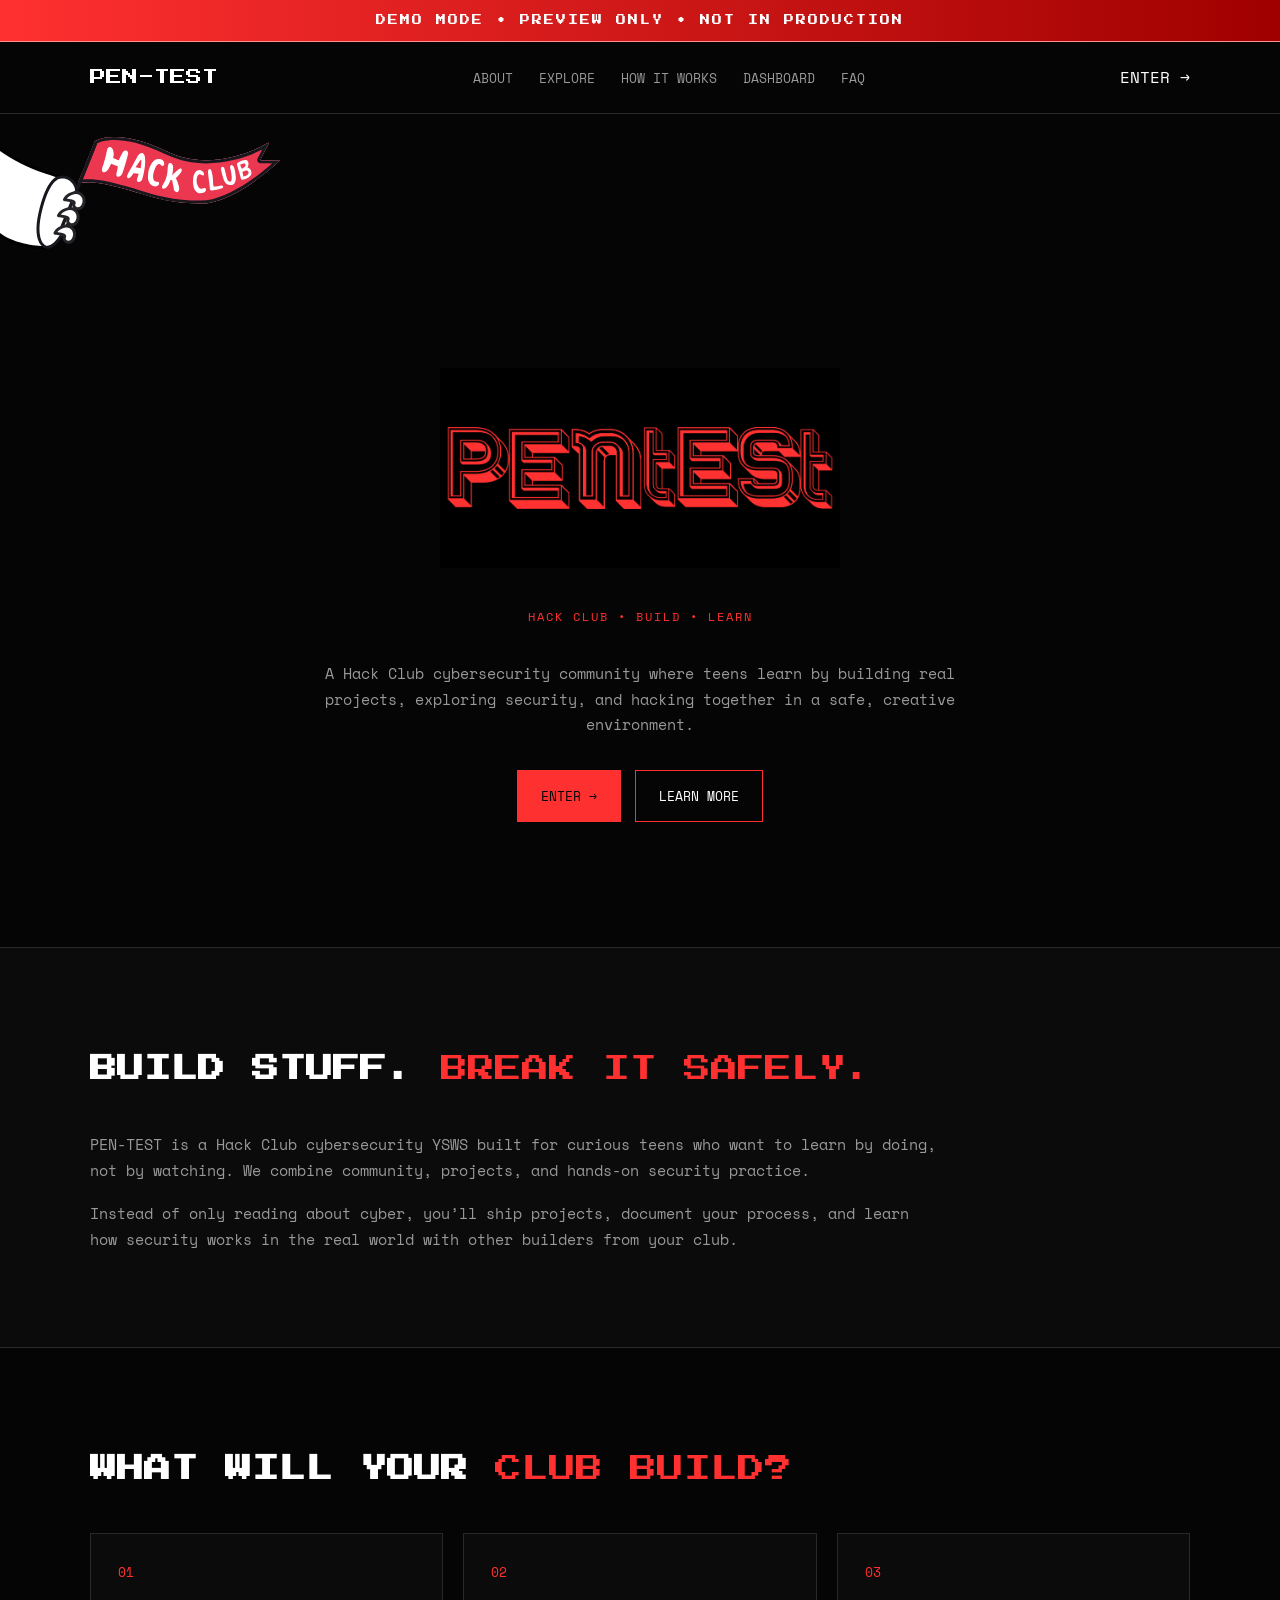
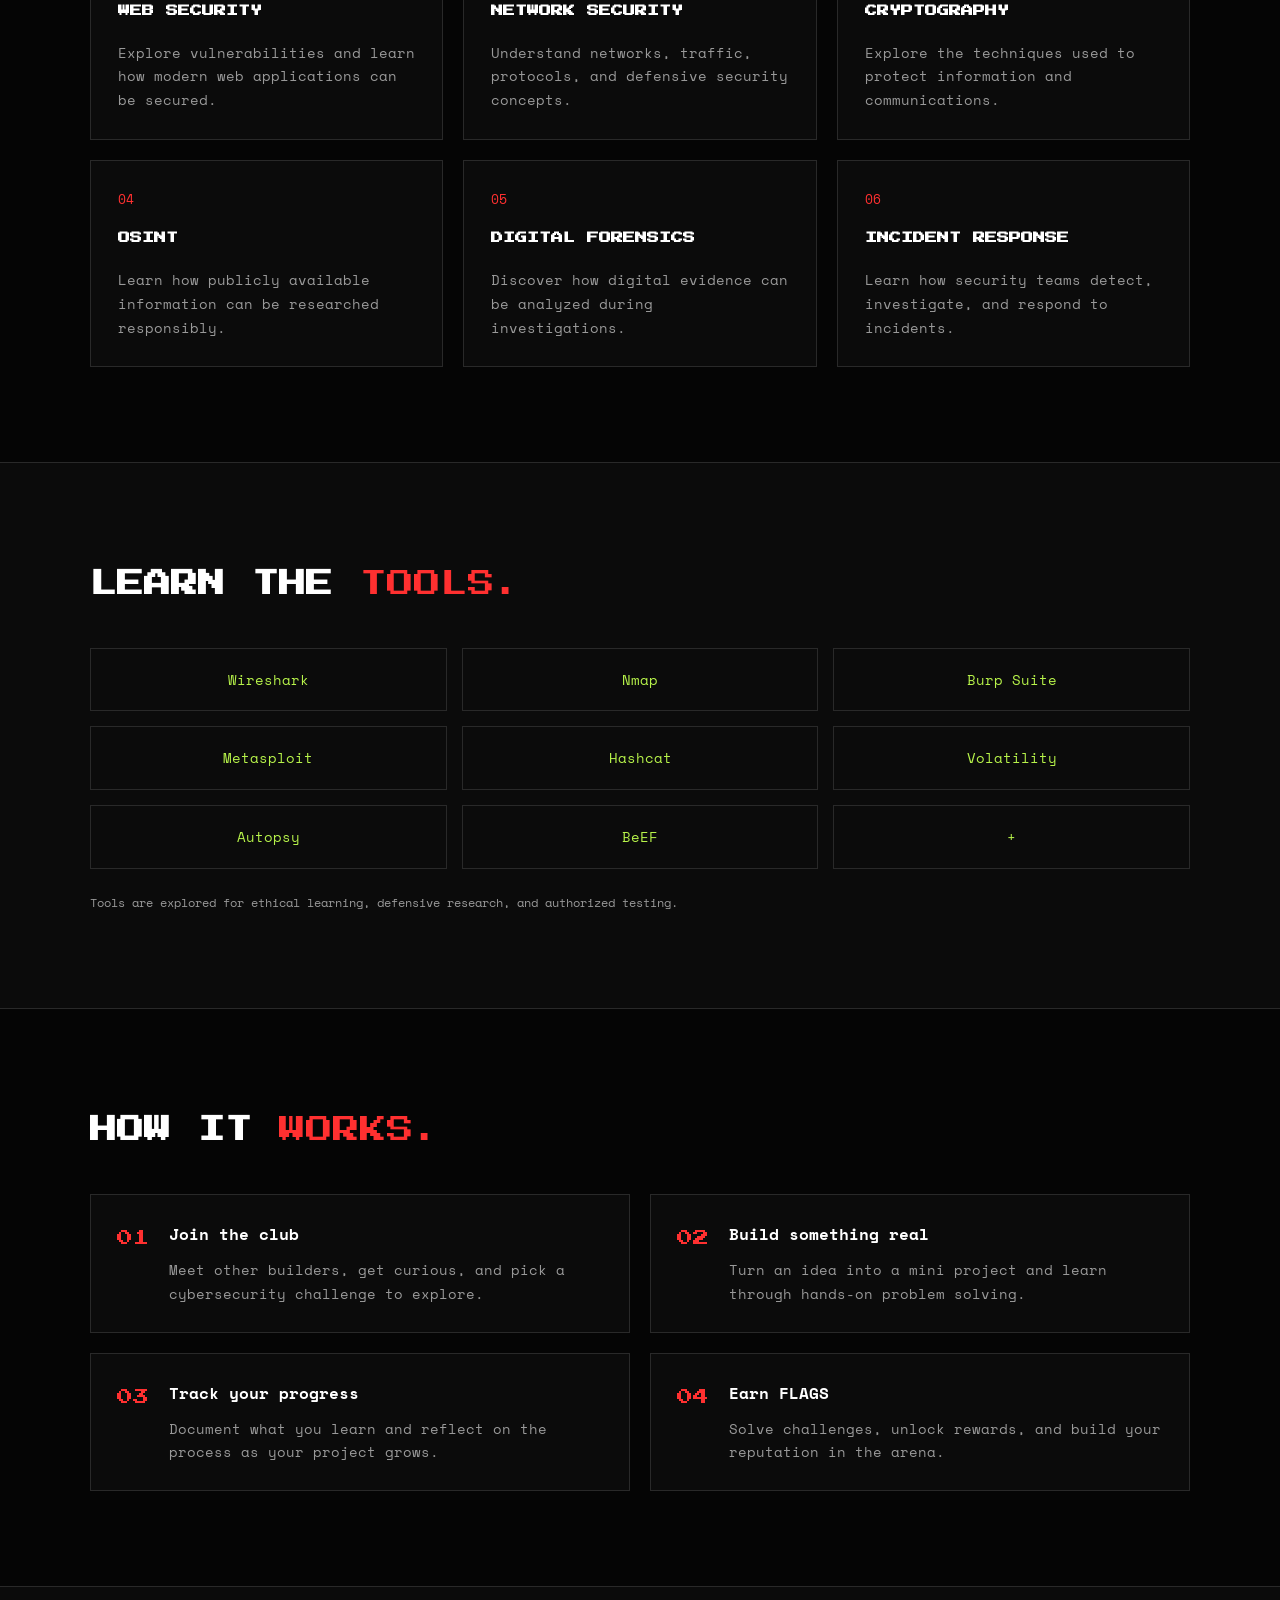
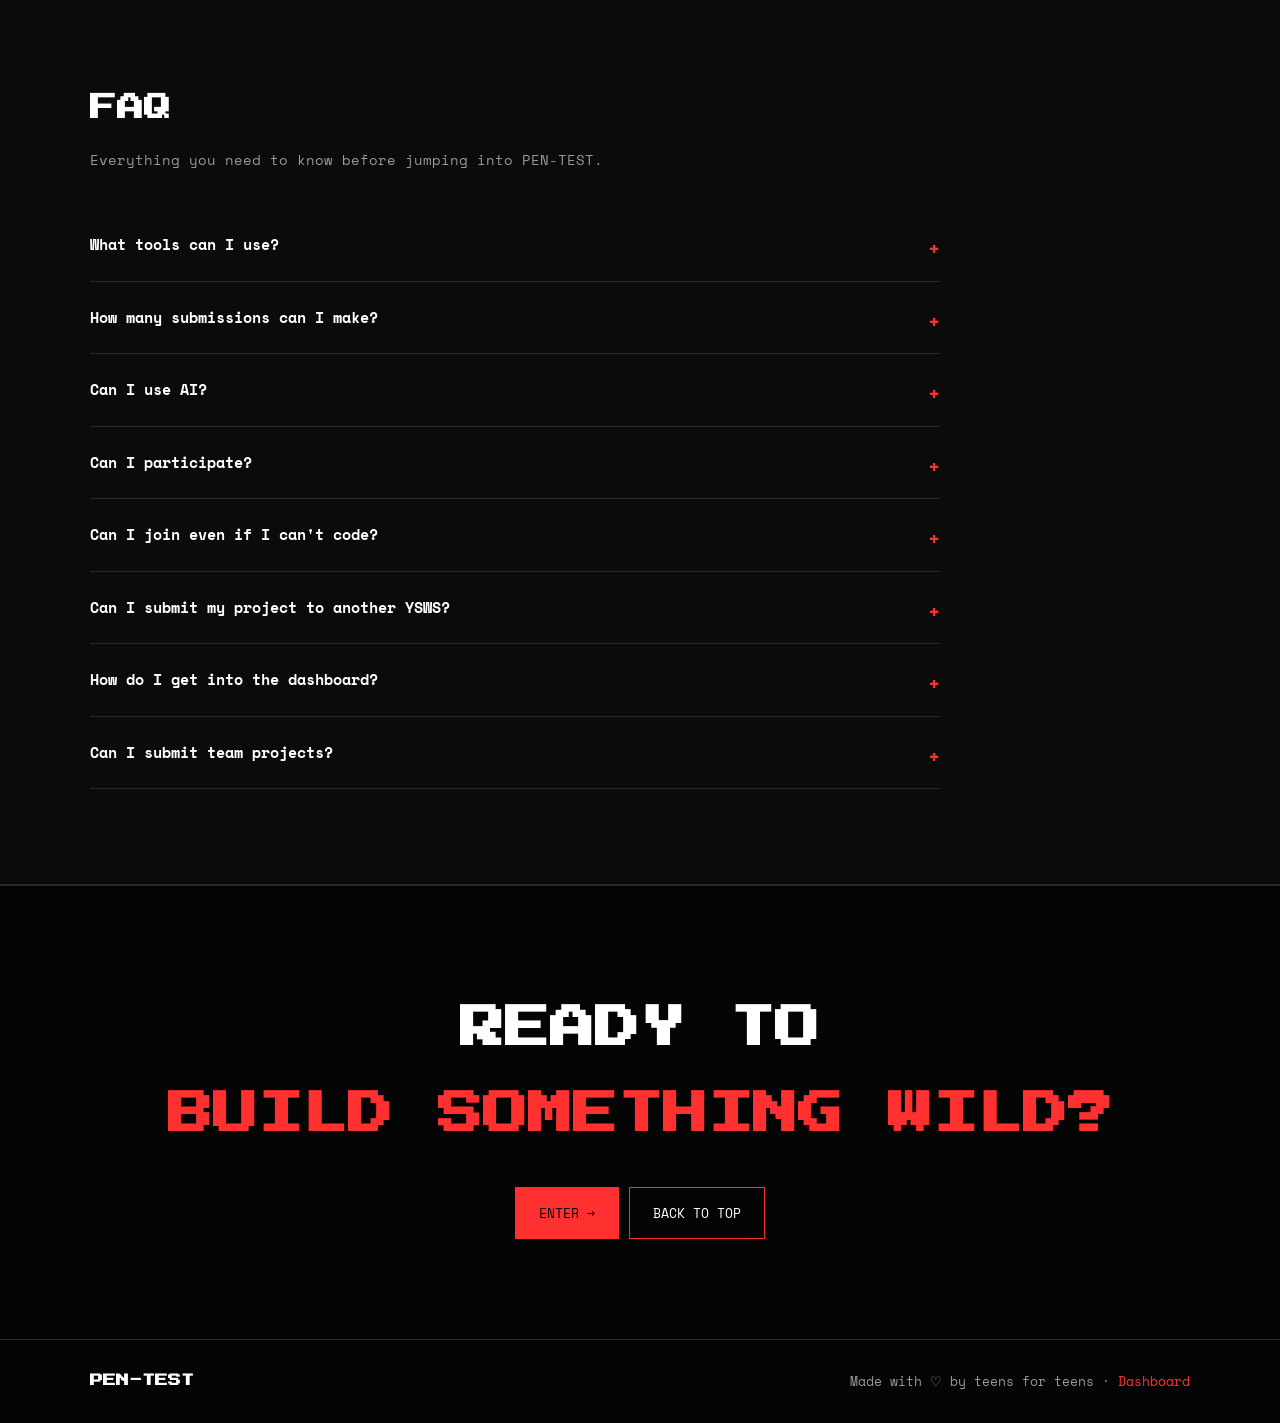
<file: index.html>
<!DOCTYPE html>
<html lang="en">
  <head>
    <meta charset="UTF-8" />
    <meta name="viewport" content="width=device-width, initial-scale=1.0" />
    <title>PEN-TEST | Escape Your Fate</title>
    <meta
      name="description"
      content="PEN-TEST is a Hack Club cybersecurity community where teens build projects, learn security, and explore practical skills in a safe, creative environment."
    />
    <link rel="preconnect" href="https://fonts.googleapis.com" />
    <link rel="preconnect" href="https://fonts.gstatic.com" crossorigin />
    <link
      href="https://fonts.googleapis.com/css2?family=Press+Start+2P&family=Space+Mono:wght@400;700&display=swap"
      rel="stylesheet"
    />
    <link rel="stylesheet" href="./styles.css" />
    <link rel="icon" type="image/x-icon" href="./static/logo.ico" />
  </head>
  <body>
    <div class="demo-banner">DEMO MODE • PREVIEW ONLY • NOT IN PRODUCTION</div>

    <nav class="navbar" aria-label="Main navigation">
      <a href="#top" class="nav-logo">PEN-TEST</a>

      <div class="nav-links">
        <a href="#about">ABOUT</a>
        <a href="#explore">EXPLORE</a>
        <a href="#how-it-works">HOW IT WORKS</a>
        <a href="dashboard.html">DASHBOARD</a>
        <a href="#faq">FAQ</a>
      </div>

      <a href="dashboard.html" class="nav-button">ENTER →</a>
    </nav>

    <img src="./static/images/flag-orpheus-left.svg" alt="PEN-TEST - Escape Your Fate" />

    <header class="hero" id="top">
      <div class="hero-logo">
        <img src="./static/images/ESCAPE_YOUR_FATE.png" alt="PEN-TEST - Escape Your Fate" />
      </div>

      <p class="hero-label">HACK CLUB • BUILD • LEARN</p>

      <p class="hero-description">
        A Hack Club cybersecurity community where teens learn by building real projects,
        exploring security, and hacking together in a safe, creative environment.
      </p>

      <div class="hero-buttons">
        <a href="dashboard.html" class="button primary-button">ENTER →</a>
        <a href="#join" class="button secondary-button">LEARN MORE</a>
      </div>
    </header>

    <section class="section about" id="about">
      <div class="section-heading">
        <h2>BUILD STUFF.<strong> BREAK IT SAFELY.</strong></h2>
      </div>

      <div class="about-content">
        <p>
          PEN-TEST is a Hack Club cybersecurity YSWS built for curious teens who want to
          learn by doing, not by watching. We combine community, projects, and hands-on
          security practice.
        </p>

        <p>
          Instead of only reading about cyber, you’ll ship projects, document your process,
          and learn how security works in the real world with other builders from your club.
        </p>
      </div>
    </section>

    <section class="section" id="explore">
      <div class="section-heading">
        <h2>WHAT WILL YOUR<strong> CLUB BUILD?</strong></h2>
      </div>

      <div class="cards">
        <article class="card">
          <div class="card-heading">
            <span class="card-number">01</span>
            <h3>WEB SECURITY</h3>
          </div>
          <p>Explore vulnerabilities and learn how modern web applications can be secured.</p>
        </article>

        <article class="card">
          <div class="card-heading">
            <span class="card-number">02</span>
            <h3>NETWORK SECURITY</h3>
          </div>
          <p>Understand networks, traffic, protocols, and defensive security concepts.</p>
        </article>

        <article class="card">
          <div class="card-heading">
            <span class="card-number">03</span>
            <h3>CRYPTOGRAPHY</h3>
          </div>
          <p>Explore the techniques used to protect information and communications.</p>
        </article>

        <article class="card">
          <div class="card-heading">
            <span class="card-number">04</span>
            <h3>OSINT</h3>
          </div>
          <p>Learn how publicly available information can be researched responsibly.</p>
        </article>

        <article class="card">
          <div class="card-heading">
            <span class="card-number">05</span>
            <h3>DIGITAL FORENSICS</h3>
          </div>
          <p>Discover how digital evidence can be analyzed during investigations.</p>
        </article>

        <article class="card">
          <div class="card-heading">
            <span class="card-number">06</span>
            <h3>INCIDENT RESPONSE</h3>
          </div>
          <p>Learn how security teams detect, investigate, and respond to incidents.</p>
        </article>
      </div>
    </section>

    <section class="section tools-section">
      <div class="section-heading">
        <h2>LEARN THE <strong>TOOLS.</strong></h2>
      </div>

      <div class="tools">
        <div class="tool">Wireshark</div>
        <div class="tool">Nmap</div>
        <div class="tool">Burp Suite</div>
        <div class="tool">Metasploit</div>
        <div class="tool">Hashcat</div>
        <div class="tool">Volatility</div>
        <div class="tool">Autopsy</div>
        <div class="tool">BeEF</div>
        <div class="tool">+</div>
      </div>

      <p class="tool-note">
        Tools are explored for ethical learning, defensive research, and authorized testing.
      </p>
    </section>

    <section class="section" id="how-it-works">
      <div class="section-heading">
        <h2>HOW IT <strong>WORKS.</strong></h2>
      </div>

      <div class="steps">
        <div class="step">
          <div class="step-number">01</div>
          <div>
            <h3>Join the club</h3>
            <p>Meet other builders, get curious, and pick a cybersecurity challenge to explore.</p>
          </div>
        </div>

        <div class="step">
          <div class="step-number">02</div>
          <div>
            <h3>Build something real</h3>
            <p>Turn an idea into a mini project and learn through hands-on problem solving.</p>
          </div>
        </div>

        <div class="step">
          <div class="step-number">03</div>
          <div>
            <h3>Track your progress</h3>
            <p>Document what you learn and reflect on the process as your project grows.</p>
          </div>
        </div>

        <div class="step">
          <div class="step-number">04</div>
          <div>
            <h3>Earn FLAGS</h3>
            <p>Solve challenges, unlock rewards, and build your reputation in the arena.</p>
          </div>
        </div>
      </div>
    </section>

    <section class="faq-section" id="faq">
      <div class="section-heading">
        <h2>FAQ</h2>
        <p>Everything you need to know before jumping into PEN-TEST.</p>
      </div>

      <div class="faq-container">
        <details class="faq-item">
          <summary>What tools can I use?</summary>
          <div class="faq-answer">
            <p>Wireshark, Nmap, Burp Suite, Metasploit, Hashcat, Volatility, Autopsy, BeEF — anything you like as long as it is for learning, research, or authorized testing.</p>
          </div>
        </details>

        <details class="faq-item">
          <summary>How many submissions can I make?</summary>
          <div class="faq-answer">
            <p>As many as you want!</p>
          </div>
        </details>

        <details class="faq-item">
          <summary>Can I use AI?</summary>
          <div class="faq-answer">
            <p>AI is not allowed. We want to see your work, not AI-generated shortcuts.</p>
          </div>
        </details>

        <details class="faq-item">
          <summary>Can I participate?</summary>
          <div class="faq-answer">
            <p>Any teenager ages 13–18 (under 19) can join! We are especially welcoming to beginners.</p>
          </div>
        </details>

        <details class="faq-item">
          <summary>Can I join even if I can't code?</summary>
          <div class="faq-answer">
            <p>Absolutely. Beginners are more than welcome in PEN-TEST — curiosity matters as much as experience.</p>
          </div>
        </details>

        <details class="faq-item">
          <summary>Can I submit my project to another YSWS?</summary>
          <div class="faq-answer">
            <p>Double-dipping isn't allowed, sorry!</p>
          </div>
        </details>

        <details class="faq-item">
          <summary>How do I get into the dashboard?</summary>
          <div class="faq-answer">
            <p>Use the <a href="dashboard.html" style="color:#ff3030;">Enter</a> button to access the dashboard and shop.</p>
          </div>
        </details>

        <details class="faq-item">
          <summary>Can I submit team projects?</summary>
          <div class="faq-answer">
            <p>No, sorry! Personal projects only.</p>
          </div>
        </details>
      </div>
    </section>

    <section class="final" id="join">
      <h2>READY TO<br /><span>BUILD SOMETHING WILD?</span></h2>

      <a href="dashboard.html" class="button primary-button">ENTER →</a>
      <a href="#top" class="button secondary-button">BACK TO TOP</a>
    </section>

    <footer>
      <strong>PEN-TEST</strong>
      <p>Made with ♡ by teens for teens · <a href="dashboard.html" style="color:#ff3030;">Dashboard</a></p>
    </footer>
  </body>
</html>
</file>
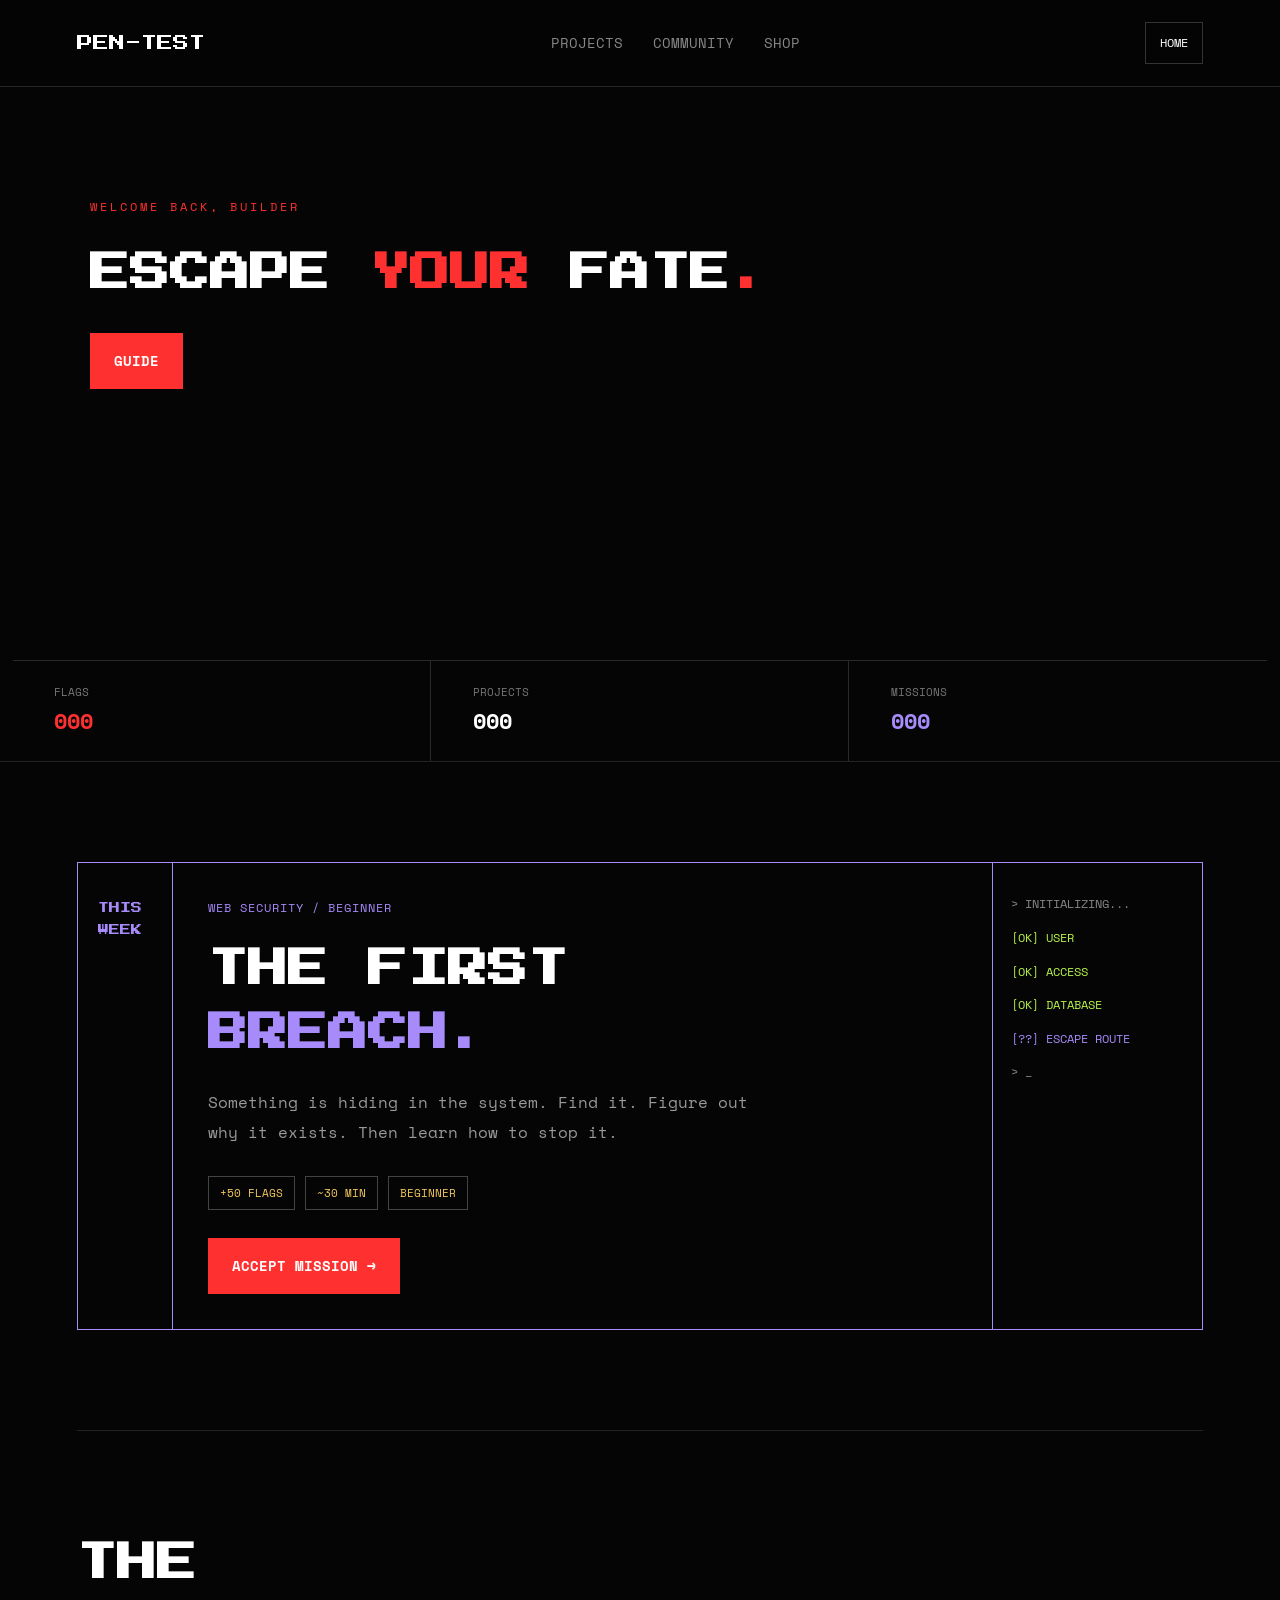
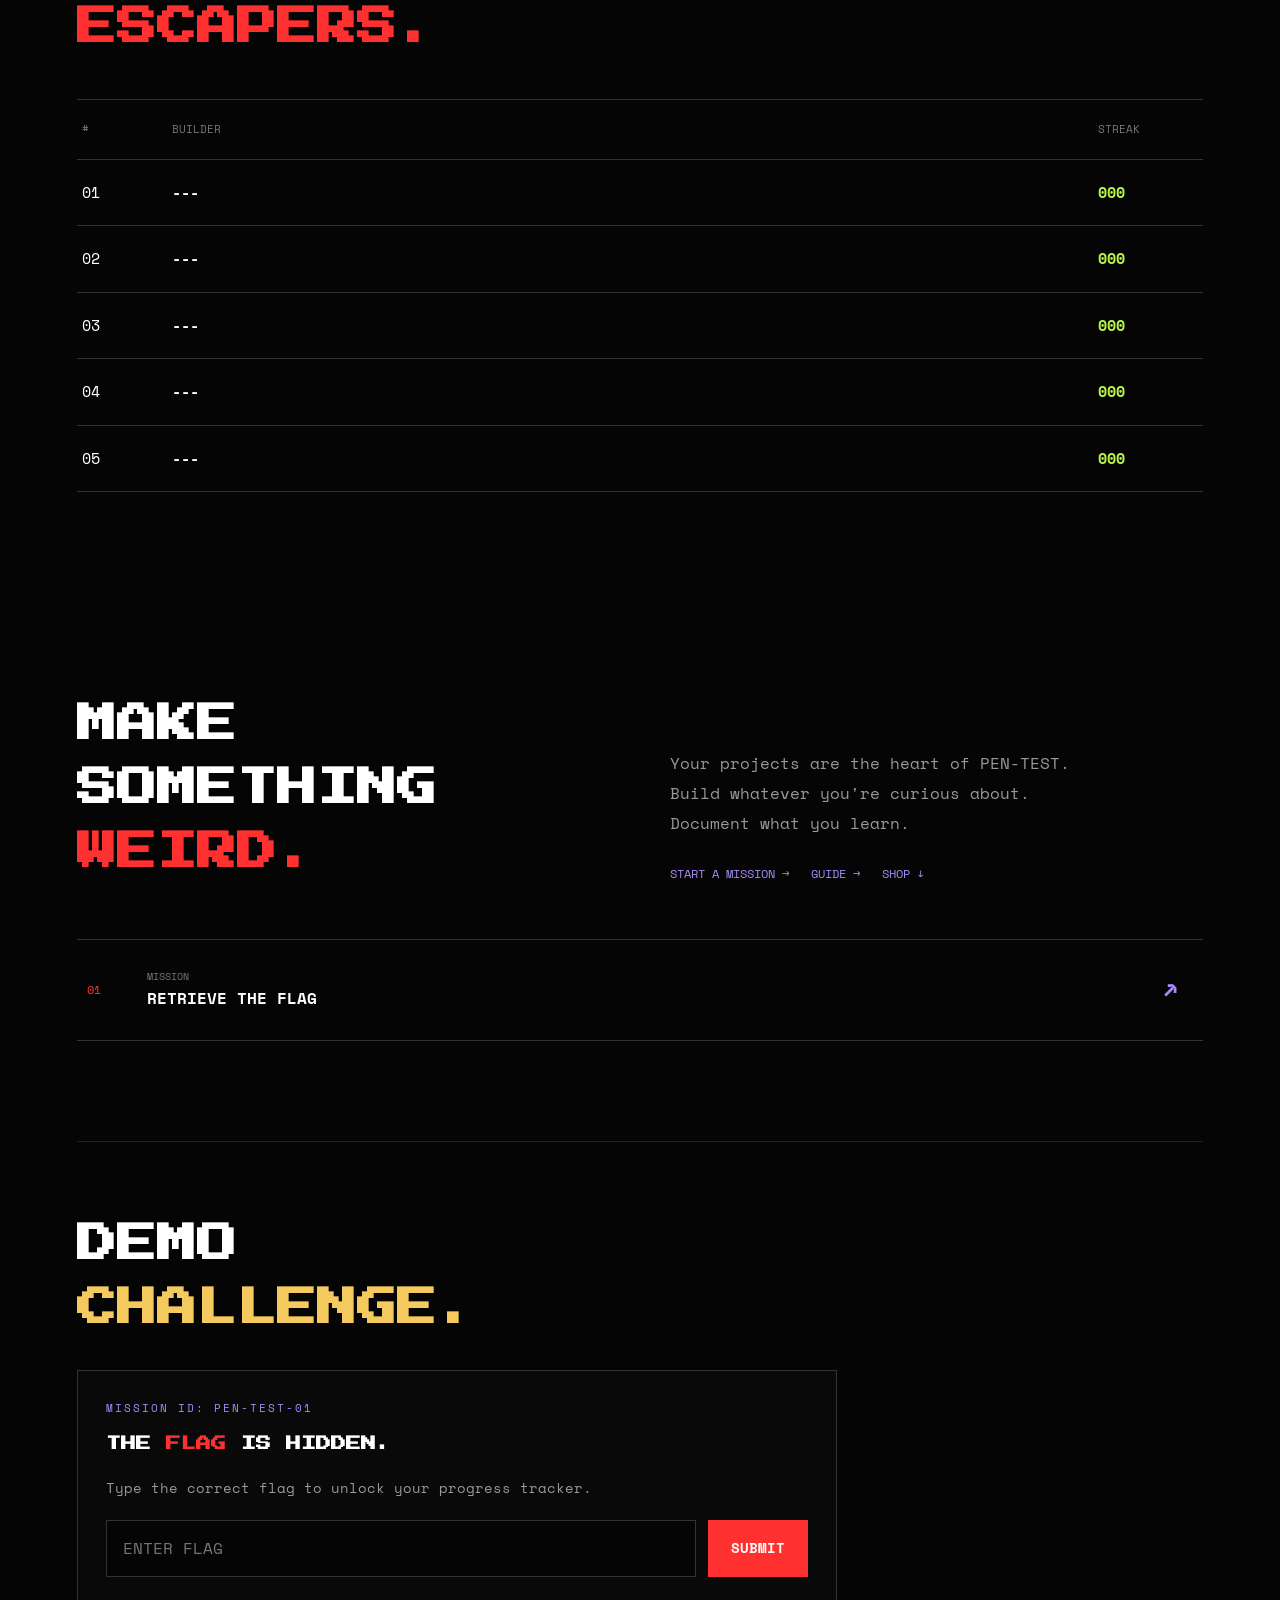
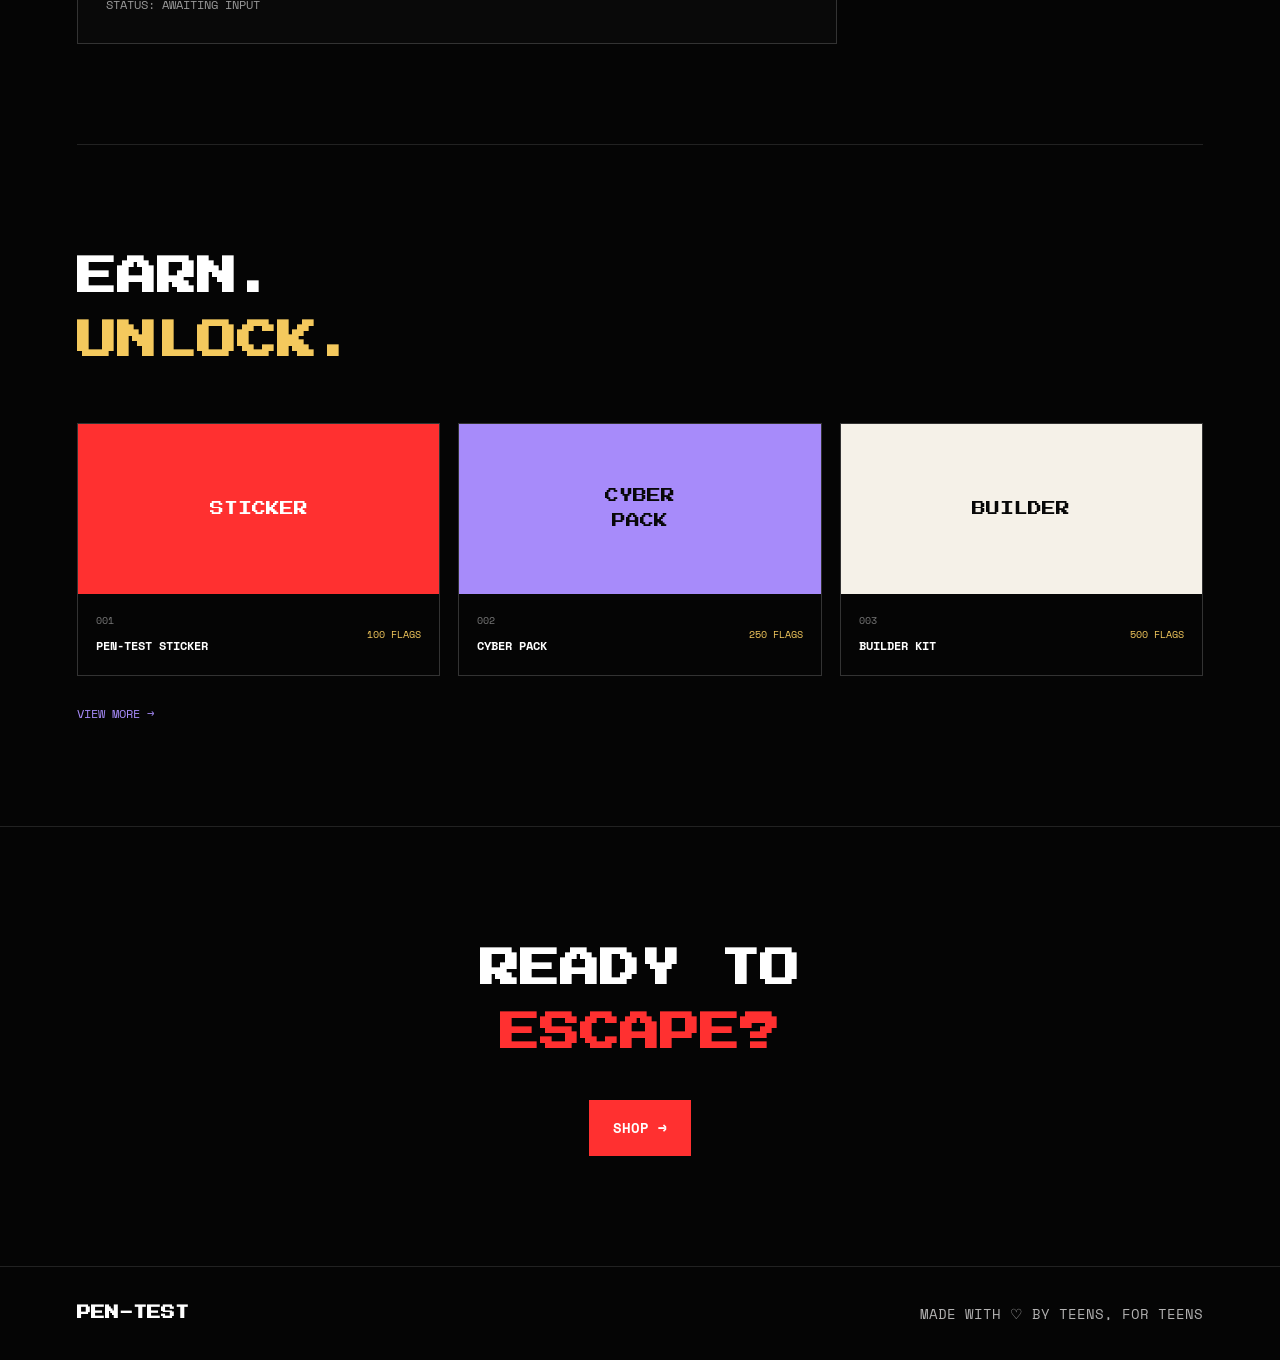
<file: dashboard.html>
<!doctype html>
<html lang="en">
  <head>
    <meta charset="UTF-8" />
    <meta name="viewport" content="width=device-width, initial-scale=1.0" />
    <title>PEN-TEST | Dashboard</title>

    <link rel="preconnect" href="https://fonts.googleapis.com" />
    <link rel="preconnect" href="https://fonts.gstatic.com" crossorigin />
    <link
      href="https://fonts.googleapis.com/css2?family=Press+Start+2P&family=Space+Mono:wght@400;700&display=swap"
      rel="stylesheet"
    />

    <link rel="stylesheet" href="./dashboard.css" />
    <link rel="icon" type="image/x-icon" href="./static/logo.ico" />
  </head>
  <body>
    <nav class="navbar">
      <a href="index.html" class="nav-logo">PEN-TEST</a>
      <div class="nav-links">
        <a href="#projects">PROJECTS</a>
        <a href="#community">COMMUNITY</a>
        <a href="shop.html">SHOP</a>
      </div>
      <a href="index.html" class="logout">HOME</a>
    </nav>

    <main>
      <section class="intro">
        <div class="intro-grid">
          <div>
            <p class="tiny">WELCOME BACK, BUILDER</p>
            <h1>
              ESCAPE <span class="red">YOUR</span> FATE<span class="red">.</span>
            </h1>
            <a href="#mission" class="red-button">GUIDE</a>
          </div>
        </div>
        <div class="status-strip">
          <div>
            <span>FLAGS</span>
            <strong class="red">000</strong>
          </div>
          <div>
            <span>PROJECTS</span>
            <strong>000</strong>
          </div>
          <div>
            <span>MISSIONS</span>
            <strong class="purple">000</strong>
          </div>
        </div>
      </section>

      <section class="mission section" id="mission">
        <div class="mission-layout">
          <div class="mission-number">THIS<br />WEEK</div>
          <div class="mission-main">
            <p class="purple-text">WEB SECURITY / BEGINNER</p>
            <h2>THE FIRST<br /><span>BREACH.</span></h2>
            <p class="mission-copy">
              Something is hiding in the system. Find it. Figure out why it exists.
              Then learn how to stop it.
            </p>
            <div class="mission-details">
              <span>+50 FLAGS</span>
              <span>~30 MIN</span>
              <span>BEGINNER</span>
            </div>
            <a href="#ctf" class="red-button">ACCEPT MISSION →</a>
          </div>
          <div class="terminal">
            <p>&gt; INITIALIZING...</p>
            <p class="green">[OK] USER</p>
            <p class="green">[OK] ACCESS</p>
            <p class="green">[OK] DATABASE</p>
            <p class="purple-text">[??] ESCAPE ROUTE</p>
            <p>&gt; _</p>
          </div>
        </div>
      </section>

      <section class="leaderboard section" id="community">
        <div class="leaderboard-heading">
          <h2>THE<br /><span>ESCAPERS.</span></h2>
        </div>
        <div class="leaderboard-list">
          <div class="leaderboard-row header">
            <span>#</span>
            <span>BUILDER</span>
            <span>STREAK</span>
          </div>
          <div class="leaderboard-row">
            <span>01</span>
            <strong>---</strong>
            <b>000</b>
          </div>
          <div class="leaderboard-row">
            <span>02</span>
            <strong>---</strong>
            <b>000</b>
          </div>
          <div class="leaderboard-row">
            <span>03</span>
            <strong>---</strong>
            <b>000</b>
          </div>
          <div class="leaderboard-row">
            <span>04</span>
            <strong>---</strong>
            <b>000</b>
          </div>
          <div class="leaderboard-row">
            <span>05</span>
            <strong>---</strong>
            <b>000</b>
          </div>
        </div>
      </section>

      <section class="projects section" id="projects">
        <div class="split-heading">
          <h2>MAKE<br />SOMETHING<br /><span>WEIRD.</span></h2>
          <div>
            <p>
              Your projects are the heart of PEN-TEST. Build whatever you're curious about.
              Document what you learn.
            </p>
            <div class="project-links">
              <a href="#ctf" class="text-link">START A MISSION →</a>
              <a href="#mission" class="text-link">GUIDE →</a>
              <a href="shop.html" class="text-link">SHOP ↓</a>
            </div>
          </div>
        </div>
        <div class="project-lines">
          <a href="#ctf">
            <span>01</span>
            <div>
              <small>MISSION</small>
              <strong>RETRIEVE THE FLAG</strong>
            </div>
            <b>↗</b>
          </a>
        </div>
      </section>

      <section class="shop section" id="ctf" style="padding-top: 70px;">
        <div class="shop-heading">
          <h2>DEMO<br /><span>CHALLENGE.</span></h2>
        </div>
        <div class="challenge-box" style="margin-top: 30px; border: 1px solid #333; background:#090909; padding: 28px; max-width: 760px;">
          <p class="purple-text" style="margin-bottom: 12px; letter-spacing: 2px; font-size: 11px;">MISSION ID: PEN-TEST-01</p>
          <h3 style="font-family:'Press Start 2P', monospace; font-size: 15px; line-height: 1.8; margin-bottom: 18px;">THE <span class="red">FLAG</span> IS HIDDEN.</h3>
          <p style="color:#999; font-size: 14px; line-height: 1.9; margin-bottom: 18px;">Type the correct flag to unlock your progress tracker.</p>
          <form onsubmit="event.preventDefault(); const val = document.getElementById('flagInput').value.trim(); document.getElementById('flagStatus').textContent = val === 'PEN-TEST{ESCAPE_YOUR_FATE}' ? 'FLAG UNLOCKED' : 'INCORRECT FLAG'; document.getElementById('flagStatus').style.color = val === 'PEN-TEST{ESCAPE_YOUR_FATE}' ? '#b7f34a' : '#ff3030';" style="display:flex; flex-wrap:wrap; gap:12px;">
            <input id="flagInput" type="text" placeholder="ENTER FLAG" style="flex:1; min-width:220px; background:#050505; border:1px solid #333; color:#fff; padding:14px 16px; font:inherit;" />
            <button type="submit" class="red-button" style="border:1px solid #ff3030;">SUBMIT</button>
          </form>
          <p id="flagStatus" style="margin-top: 18px; color:#999; font-size: 12px;">STATUS: AWAITING INPUT</p>
        </div>
      </section>

      <section class="shop section" id="shop">
        <div class="shop-heading">
          <h2>EARN.<br /><span>UNLOCK.</span></h2>
        </div>
        <div class="shop-grid">
          <a href="shop.html" class="shop-item">
            <div class="shop-image red-bg">STICKER</div>
            <div class="shop-info">
              <div>
                <small>001</small>
                <strong>PEN-TEST STICKER</strong>
              </div>
              <span>100 FLAGS</span>
            </div>
          </a>
          <a href="shop.html" class="shop-item">
            <div class="shop-image purple-bg">CYBER<br />PACK</div>
            <div class="shop-info">
              <div>
                <small>002</small>
                <strong>CYBER PACK</strong>
              </div>
              <span>250 FLAGS</span>
            </div>
          </a>
          <a href="shop.html" class="shop-item">
            <div class="shop-image white-bg">BUILDER</div>
            <div class="shop-info">
              <div>
                <small>003</small>
                <strong>BUILDER KIT</strong>
              </div>
              <span>500 FLAGS</span>
            </div>
          </a>
        </div>
        <a href="shop.html" class="text-link shop-more">VIEW MORE →</a>
      </section>

      <section class="final">
        <h2>READY TO<br /><span>ESCAPE?</span></h2>
        <a href="shop.html" class="red-button">SHOP →</a>
      </section>
    </main>

    <footer>
      <strong>PEN-TEST</strong>
      <p>MADE WITH ♡ BY TEENS, FOR TEENS</p>
    </footer>
  </body>
</html>
</file>
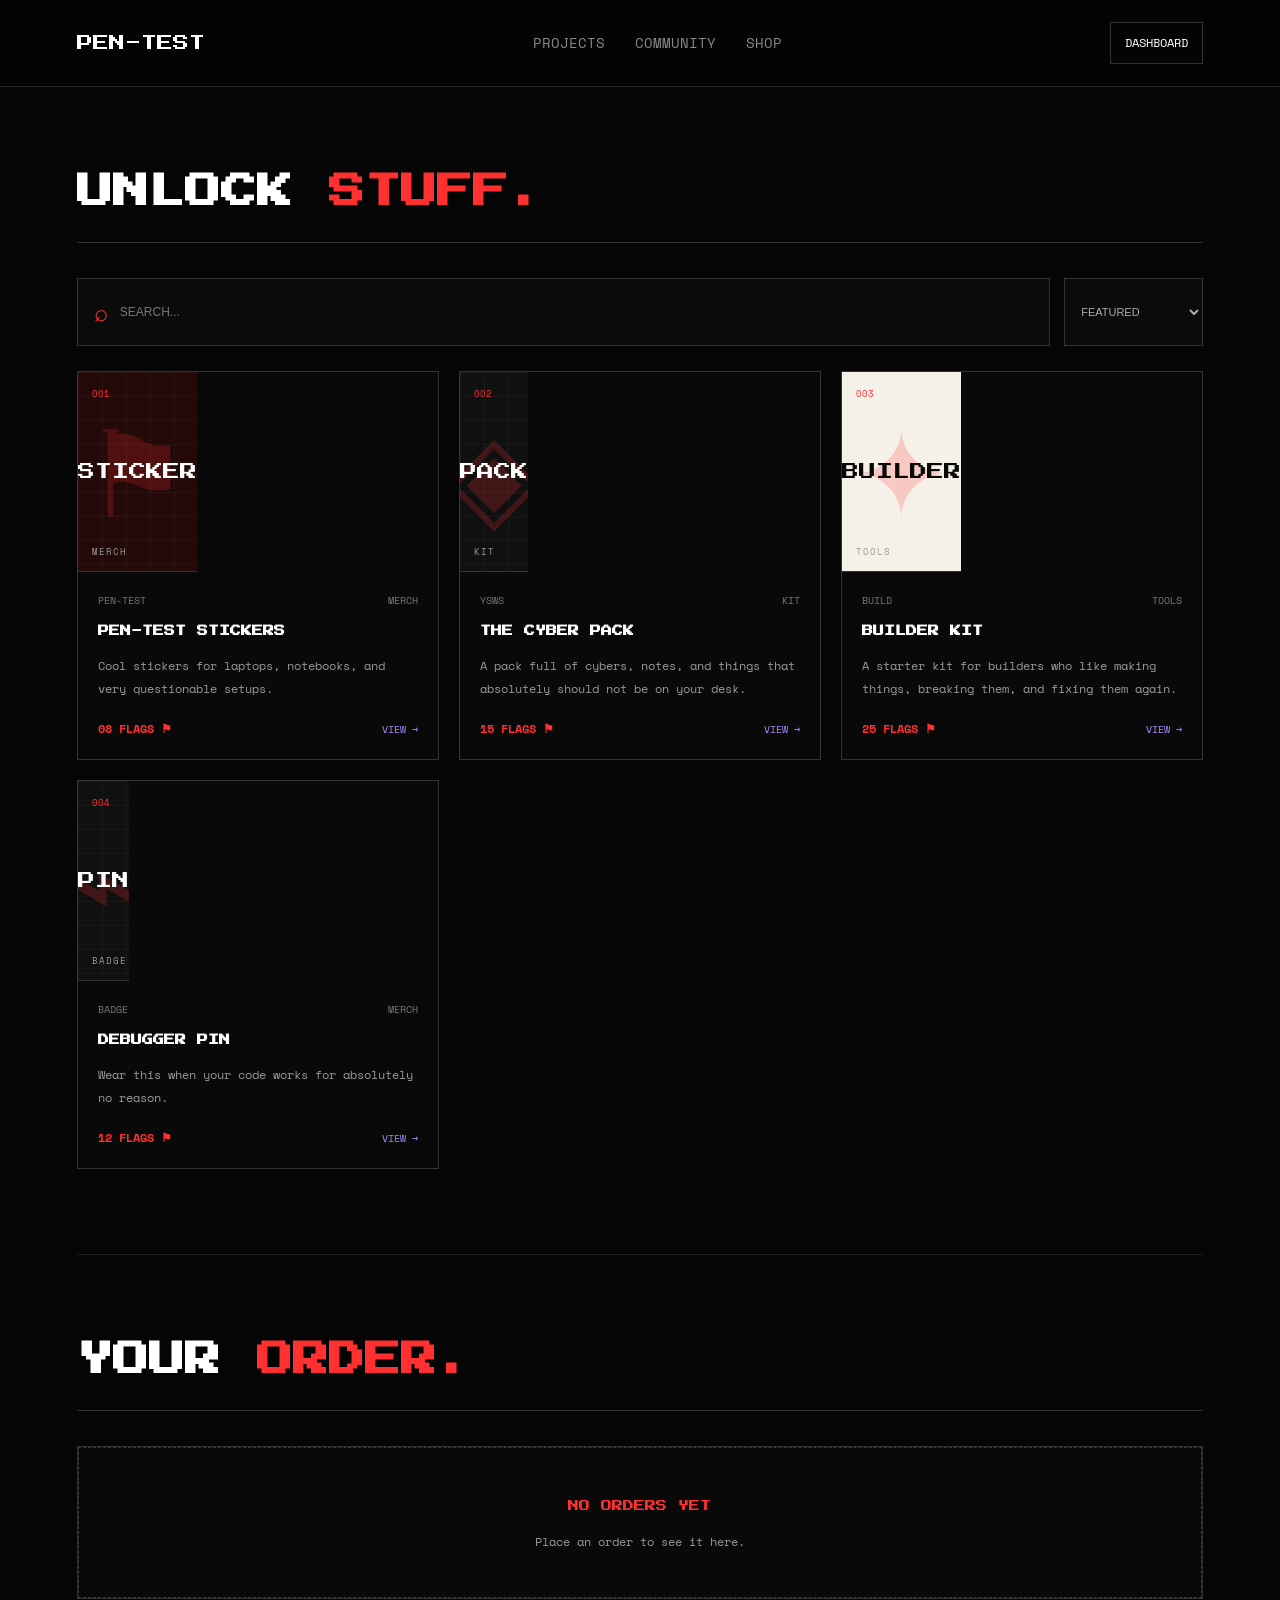
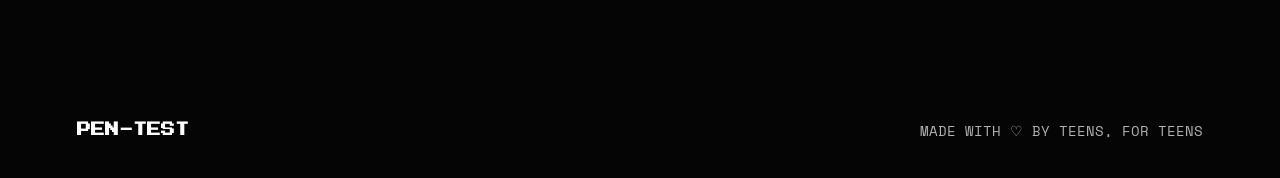
<file: shop.html>
<!doctype html>
<html lang="en">
  <head>
    <meta charset="UTF-8" />
    <meta name="viewport" content="width=device-width, initial-scale=1.0" />
    <title>PEN-TEST | Shop</title>

    <link rel="preconnect" href="https://fonts.googleapis.com" />
    <link rel="preconnect" href="https://fonts.gstatic.com" crossorigin />
    <link
      href="https://fonts.googleapis.com/css2?family=Press+Start+2P&family=Space+Mono:wght@400;700&display=swap"
      rel="stylesheet"
    />

    <link rel="stylesheet" href="./shop.css" />
    <link rel="icon" type="image/x-icon" href="./static/logo.ico" />
  </head>
  <body>
    <nav class="navbar">
      <a href="index.html" class="nav-logo">PEN-TEST</a>
      <div class="nav-links">
        <a href="dashboard.html#projects">PROJECTS</a>
        <a href="dashboard.html#community">COMMUNITY</a>
        <a href="shop.html">SHOP</a>
      </div>
      <a href="dashboard.html" class="logout">DASHBOARD</a>
    </nav>

    <main>
      <section class="shop-section section" id="shop">
        <div class="section-heading">
          <div>
            <h2>UNLOCK <span>STUFF.</span></h2>
          </div>
        </div>

        <div class="toolbar">
          <label class="search" for="productSearch">
            <span class="search-icon">⌕</span>
            <input id="productSearch" type="search" placeholder="SEARCH..." autocomplete="off" />
          </label>

          <select id="productSort" aria-label="Sort products">
            <option value="featured">FEATURED</option>
            <option value="low">LOWEST PRICES</option>
            <option value="high">HIGHEST PRICES</option>
          </select>
        </div>

        <div class="product-grid" id="productGrid">
          <article class="product-card" data-id="1">
            <button class="product-open" type="button" data-open="1">
              <div class="product-visual red-visual">
                <span class="product-number">001</span>
                <span class="product-symbol">⚑</span>
                <div class="product-art-text">STICKER</div>
                <span class="product-category">MERCH</span>
              </div>
              <div class="product-content">
                <div class="product-meta"><span>PEN-TEST</span><span>MERCH</span></div>
                <h3>PEN-TEST STICKERS</h3>
                <p class="product-description">Cool stickers for laptops, notebooks, and very questionable setups.</p>
                <div class="product-footer">
                  <span class="flag-price">08 FLAGS ⚑</span>
                  <span class="view-label">VIEW →</span>
                </div>
              </div>
            </button>
          </article>

          <article class="product-card" data-id="2">
            <button class="product-open" type="button" data-open="2">
              <div class="product-visual dark-visual">
                <span class="product-number">002</span>
                <span class="product-symbol">◈</span>
                <div class="product-art-text">PACK</div>
                <span class="product-category">KIT</span>
              </div>
              <div class="product-content">
                <div class="product-meta"><span>YSWS</span><span>KIT</span></div>
                <h3>THE CYBER PACK</h3>
                <p class="product-description">A pack full of cybers, notes, and things that absolutely should not be on your desk.</p>
                <div class="product-footer">
                  <span class="flag-price">15 FLAGS ⚑</span>
                  <span class="view-label">VIEW →</span>
                </div>
              </div>
            </button>
          </article>

          <article class="product-card" data-id="3">
            <button class="product-open" type="button" data-open="3">
              <div class="product-visual light-visual">
                <span class="product-number">003</span>
                <span class="product-symbol">✦</span>
                <div class="product-art-text">BUILDER</div>
                <span class="product-category">TOOLS</span>
              </div>
              <div class="product-content">
                <div class="product-meta"><span>BUILD</span><span>TOOLS</span></div>
                <h3>BUILDER KIT</h3>
                <p class="product-description">A starter kit for builders who like making things, breaking them, and fixing them again.</p>
                <div class="product-footer">
                  <span class="flag-price">25 FLAGS ⚑</span>
                  <span class="view-label">VIEW →</span>
                </div>
              </div>
            </button>
          </article>

          <article class="product-card" data-id="4">
            <button class="product-open" type="button" data-open="4">
              <div class="product-visual dark-visual">
                <span class="product-number">004</span>
                <span class="product-symbol">⌁</span>
                <div class="product-art-text">PIN</div>
                <span class="product-category">BADGE</span>
              </div>
              <div class="product-content">
                <div class="product-meta"><span>BADGE</span><span>MERCH</span></div>
                <h3>DEBUGGER PIN</h3>
                <p class="product-description">Wear this when your code works for absolutely no reason.</p>
                <div class="product-footer">
                  <span class="flag-price">12 FLAGS ⚑</span>
                  <span class="view-label">VIEW →</span>
                </div>
              </div>
            </button>
          </article>
        </div>
      </section>

      <section class="product-details section" id="productDetails" hidden>
        <button class="back-button" id="backToShop" type="button">← BACK TO SHOP</button>

        <div class="details-layout">
          <div class="details-visual" id="detailsVisual">
            <span id="detailsGlyph">⚑</span>
          </div>
          <div class="details-content">
            <h2 id="detailsName">PRODUCT NAME</h2>
            <p class="details-price" id="detailsPrice">08 FLAGS ⚑</p>
            <p class="details-description" id="detailsDescription"></p>
            <p class="stock-note" id="stockNote"></p>

            <div class="quantity-field">
              <label for="quantity">QUANTITY</label>
              <div class="quantity-control">
                <button type="button" id="decreaseQuantity" aria-label="Decrease quantity">−</button>
                <input id="quantity" type="number" min="1" value="1" />
                <button type="button" id="increaseQuantity" aria-label="Increase quantity">+</button>
              </div>
            </div>

            <div class="flag-message" id="flagMessage" aria-live="polite"></div>

            <form id="orderForm">
              <p class="eyebrow address-heading">DELIVERY DETAILS</p>

              <label for="fullName">FULL NAME</label>
              <input id="fullName" name="full_name" autocomplete="name" required />

              <label for="address">SHIPPING ADDRESS</label>
              <textarea id="address" name="address" autocomplete="street-address" rows="3" required></textarea>

              <div class="form-grid">
                <div>
                  <label for="city">CITY</label>
                  <input id="city" name="city" autocomplete="address-level2" required />
                </div>
                <div>
                  <label for="postalCode">POSTAL CODE</label>
                  <input id="postalCode" name="postal_code" autocomplete="postal-code" required />
                </div>
              </div>

              <button class="order-button" id="orderButton" type="submit">ORDER FOR 08 FLAGS ⚑</button>
              <p class="form-footnote">Flags are deducted only when an order is successfully placed.</p>
            </form>
          </div>
        </div>
      </section>

      <section class="orders-section section" id="orders">
        <div class="section-heading">
          <div>
            <h2>YOUR <span>ORDER.</span></h2>
          </div>
        </div>

        <div class="orders-list" id="ordersList">
          <div class="orders-empty">
            <span>NO ORDERS YET</span>
            <p>Place an order to see it here.</p>
          </div>
        </div>
      </section>
    </main>

    <footer>
      <strong>PEN-TEST</strong>
      <p>MADE WITH ♡ BY TEENS, FOR TEENS</p>
    </footer>

    <script>
      const products = [
        { id: 1, name: 'PEN-TEST STICKERS', price: 8, stock: 30, description: 'Cool Stickers!!', glyph: '⚑', type: 'red' },
        { id: 2, name: 'THE CYBER PACK', price: 15, stock: 15, description: 'A pack full of cybers :D', glyph: '◈', type: 'dark' },
        { id: 3, name: 'BUILDER KIT', price: 25, stock: 8, description: 'Build for builders.', glyph: '✦', type: 'light' },
        { id: 4, name: 'DEBUGGER PIN', price: 12, stock: 20, description: 'Wear this when your code works for absolutely no reason.', glyph: '⌁', type: 'dark' },
      ];

      let balance = 35;
      let selectedProduct = null;
      let orders = [];
      let isSubmitting = false;

      const $ = (id) => document.getElementById(id);

      function renderProducts() {
        const query = $('productSearch').value.trim().toLowerCase();
        const sort = $('productSort').value;
        const grid = $('productGrid');

        let visibleProducts = products.filter((product) => `${product.name} ${product.description}`.toLowerCase().includes(query));

        if (sort === 'low') visibleProducts.sort((a, b) => a.price - b.price);
        else if (sort === 'high') visibleProducts.sort((a, b) => b.price - a.price);
        else visibleProducts.sort((a, b) => a.id - b.id);

        const visibleIds = new Set(visibleProducts.map((product) => product.id));
        grid.querySelectorAll('.product-card').forEach((card) => {
          card.hidden = !visibleIds.has(Number(card.dataset.id));
        });
      }

      function showDetails(show) {
        $('shop').hidden = show;
        $('productDetails').hidden = !show;
        const target = show ? $('productDetails') : $('shop');
        target.scrollIntoView({ behavior: 'smooth', block: 'start' });
      }

      function openProduct(id) {
        const product = products.find((item) => item.id === id);
        if (!product) return;

        selectedProduct = product;
        $('detailsName').textContent = product.name;
        $('detailsPrice').textContent = `${product.price} FLAGS ⚑ / ITEM`;
        $('detailsDescription').textContent = product.description;
        $('detailsGlyph').textContent = product.glyph;

        $('detailsVisual').classList.remove('red-visual', 'dark-visual', 'light-visual');
        $('detailsVisual').classList.add(product.type === 'red' ? 'red-visual' : product.type === 'light' ? 'light-visual' : 'dark-visual');

        $('quantity').value = 1;
        $('orderForm').reset();
        $('quantity').value = 1;
        updateFlagMessage();
        showDetails(true);
      }

      function updateFlagMessage() {
        if (!selectedProduct) return;
        const quantityInput = $('quantity');
        const quantity = Number(quantityInput.value);
        const validQuantity = Number.isInteger(quantity) && quantity >= 1;
        const total = validQuantity ? selectedProduct.price * quantity : 0;
        const inStock = validQuantity && quantity <= selectedProduct.stock;
        const enoughFlags = validQuantity && total <= balance;
        const canOrder = selectedProduct.stock > 0 && validQuantity && inStock && enoughFlags && !isSubmitting;
        const message = $('flagMessage');

        if (selectedProduct.stock <= 0) {
          message.textContent = 'THIS ITEM IS OUT OF STOCK.';
          message.className = 'flag-message warning';
        } else if (!validQuantity) {
          message.textContent = 'PLEASE ENTER A VALID QUANTITY.';
          message.className = 'flag-message warning';
        } else if (!inStock) {
          message.textContent = `ONLY ${selectedProduct.stock} ITEMS ARE AVAILABLE.`;
          message.className = 'flag-message warning';
        } else if (!enoughFlags) {
          message.textContent = `YOU NEED ${total - balance} MORE FLAGS TO UNLOCK THIS.`;
          message.className = 'flag-message warning';
        } else {
          message.textContent = `✓ YOU HAVE ENOUGH FLAGS. TOTAL: ${total} FLAGS.`;
          message.className = 'flag-message success';
        }

        $('orderButton').disabled = !canOrder;
        if (isSubmitting) {
          $('orderButton').textContent = 'PLACING ORDER...';
        } else if (selectedProduct.stock <= 0) {
          $('orderButton').textContent = 'OUT OF STOCK';
        } else if (!validQuantity || !inStock) {
          $('orderButton').textContent = 'CHECK QUANTITY';
        } else if (!enoughFlags) {
          $('orderButton').textContent = `NEED ${total - balance} MORE FLAGS`;
        } else {
          $('orderButton').textContent = `ORDER FOR ${total} FLAGS ⚑`;
        }
      }

      function renderOrders() {
        const container = $('ordersList');
        container.replaceChildren();

        if (!orders.length) {
          const empty = document.createElement('div');
          empty.className = 'orders-empty';
          const title = document.createElement('span');
          title.textContent = 'NO ORDERS YET';
          const description = document.createElement('p');
          description.textContent = 'Place an order to see it here.';
          empty.append(title, description);
          container.appendChild(empty);
          return;
        }

        orders.forEach((order) => {
          const card = document.createElement('article');
          card.className = 'order-card';
          const art = document.createElement('div');
          art.className = 'order-art';
          art.textContent = '⚑';

          const info = document.createElement('div');
          info.className = 'order-info';

          const eyebrow = document.createElement('p');
          eyebrow.className = 'eyebrow';
          eyebrow.textContent = `ORDER #${order.id}`;

          const name = document.createElement('h3');
          name.textContent = order.product_name || 'Product';

          const meta = document.createElement('p');
          meta.className = 'order-meta';
          meta.textContent = `QUANTITY: ${order.quantity} / ${order.total} FLAGS`;

          const current = document.createElement('p');
          current.className = 'order-current';
          current.textContent = `STATUS: ${order.status || 'PENDING'}`;

          info.append(eyebrow, name, meta, current);
          card.append(art, info);
          container.appendChild(card);
        });
      }

      function placeOrder(orderData) {
        const product = products.find((item) => item.id === orderData.product_id);
        if (!product) throw new Error('Product not found.');

        const total = product.price * orderData.quantity;
        if (orderData.quantity > product.stock) throw new Error('Not enough stock available.');
        if (total > balance) throw new Error("You don't have enough flags.");

        balance -= total;
        product.stock -= orderData.quantity;

        return {
          order: {
            id: String(Date.now()).slice(-6),
            product_id: product.id,
            product_name: product.name,
            quantity: orderData.quantity,
            total,
            status: 'PENDING',
          },
          balance,
        };
      }

      $('orderForm').addEventListener('submit', async (event) => {
        event.preventDefault();
        if (!selectedProduct || isSubmitting) return;

        const quantity = Number($('quantity').value);
        if (!Number.isInteger(quantity) || quantity < 1 || quantity > selectedProduct.stock || quantity * selectedProduct.price > balance) {
          updateFlagMessage();
          return;
        }

        const orderData = {
          product_id: selectedProduct.id,
          quantity,
          full_name: $('fullName').value.trim(),
          address: $('address').value.trim(),
          city: $('city').value.trim(),
          postal_code: $('postalCode').value.trim(),
        };

        if (!orderData.full_name || !orderData.address || !orderData.city || !orderData.postal_code) {
          $('flagMessage').textContent = 'PLEASE COMPLETE ALL DELIVERY DETAILS.';
          $('flagMessage').className = 'flag-message warning';
          return;
        }

        isSubmitting = true;
        updateFlagMessage();

        try {
          const result = await placeOrder(orderData);
          balance = result.balance;
          orders.unshift(result.order);
          $('orderForm').reset();
          $('quantity').value = 1;
          renderProducts();
          renderOrders();
          showDetails(false);
        } catch (error) {
          $('flagMessage').textContent = error.message || 'COULD NOT PLACE ORDER.';
          $('flagMessage').className = 'flag-message warning';
        } finally {
          isSubmitting = false;
          updateFlagMessage();
        }
      });

      $('productGrid').addEventListener('click', (event) => {
        const button = event.target.closest('[data-open]');
        if (button) openProduct(Number(button.dataset.open));
      });

      $('productSearch').addEventListener('input', renderProducts);
      $('productSort').addEventListener('change', renderProducts);
      $('backToShop').addEventListener('click', () => showDetails(false));
      $('decreaseQuantity').addEventListener('click', () => {
        const quantity = Number($('quantity').value) || 1;
        $('quantity').value = Math.max(1, quantity - 1);
        updateFlagMessage();
      });
      $('increaseQuantity').addEventListener('click', () => {
        const quantity = Number($('quantity').value) || 1;
        $('quantity').value = Math.max(1, quantity + 1);
        updateFlagMessage();
      });
      $('quantity').addEventListener('input', updateFlagMessage);

      renderProducts();
      renderOrders();
    </script>
  </body>
</html>
</file>
<file: styles.css>
* {
  margin: 0;
  padding: 0;
  box-sizing: border-box;
}

html {
  scroll-behavior: smooth;
  scroll-padding-top: 90px;
}

body {
  background: #050505;
  color: #ffffff;
  font-family: "Space Mono", monospace;
  font-size: 16px;
  line-height: 1.7;
  overflow-x: hidden;
}

a {
  color: inherit;
  text-decoration: none;
}

button {
  font: inherit;
}

img {
  max-width: 100%;
  display: block;
}

.demo-banner {
  background: linear-gradient(90deg, #ff3030, #a00000);
  border-bottom: 1px solid #ff9090;
  color: #fff;
  font-family: "Press Start 2P", cursive;
  font-size: 10px;
  letter-spacing: 2px;
  padding: 12px 5%;
  text-align: center;
  text-transform: uppercase;
  width: 100%;
}

.navbar {
  align-items: center;
  background: #050505;
  border-bottom: 1px solid #292929;
  display: flex;
  justify-content: space-between;
  padding: 22px 7%;
  position: sticky;
  top: 0;
  z-index: 100;
}

.nav-logo {
  font-family: "Press Start 2P", cursive;
  font-size: 16px;
}

.nav-links {
  align-items: center;
  display: flex;
  gap: 26px;
}

.nav-links a {
  color: #999;
  font-size: 13px;
  transition: color 0.2s ease;
}

.nav-links a:hover {
  color: #ff3030;
}

.hero {
  align-items: center;
  display: flex;
  flex-direction: column;
  justify-content: center;
  min-height: 75vh;
  padding: 65px 7% 95px;
  text-align: center;
}

.hero-logo {
  margin-bottom: 30px;
  max-width: 400px;
  width: 100%;
}

.hero-logo img {
  height: auto;
  object-fit: contain;
  width: 100%;
}

.hero-label {
  color: #ff3030;
  font-size: 12px;
  letter-spacing: 2px;
  margin-bottom: 25px;
  padding: 9px 15px;
}

.hero-description {
  color: #999;
  font-size: 15px;
  margin-bottom: 32px;
  max-width: 680px;
}

.hero-buttons {
  display: flex;
  flex-wrap: wrap;
  gap: 14px;
  justify-content: center;
}

.button {
  border: 1px solid #ff3030;
  display: inline-block;
  font-size: 13px;
  padding: 14px 23px;
  transition: background 0.2s ease, color 0.2s ease;
}

.primary-button {
  background: #ff3030;
  color: #050505;
}

.primary-button:hover {
  background: transparent;
  color: #ff3030;
}

.secondary-button {
  background: transparent;
  color: #fff;
}

.secondary-button:hover {
  background: #fff;
  color: #050505;
}

.section,
.faq-section {
  padding: 95px 7%;
}

.section-heading {
  margin-bottom: 38px;
}

.section-heading h2 {
  font-family: "Press Start 2P", cursive;
  font-size: clamp(19px, 3vw, 27px);
  line-height: 1.9;
  margin-bottom: 14px;
}

.section-heading h2 strong {
  color: #ff3030;
  font-weight: 400;
}

.section-heading p {
  color: #999;
  font-size: 14px;
  max-width: 680px;
}

.about,
.tools-section,
.faq-section {
  background: #0b0b0b;
  border-bottom: 1px solid #292929;
  border-top: 1px solid #292929;
}

.about-content {
  color: #999;
  font-size: 15px;
  max-width: 850px;
}

.about-content p + p {
  margin-top: 18px;
}

.cards {
  display: grid;
  gap: 20px;
  grid-template-columns: repeat(3, minmax(0, 1fr));
}

.card {
  background: #0b0b0b;
  border: 1px solid #292929;
  padding: 27px;
  transition: border-color 0.2s ease, transform 0.2s ease;
}

.card:hover {
  border-color: #ff3030;
  transform: translateY(-4px);
}

.card-heading {
  margin-bottom: 18px;
}

.card-number {
  color: #ff3030;
  display: block;
  font-size: 13px;
  margin-bottom: 17px;
}

.card-heading h3,
.card > h3 {
  font-family: "Press Start 2P", cursive;
  font-size: 12px;
  line-height: 1.9;
}

.card p {
  color: #999;
  font-size: 14px;
}

.tools {
  display: grid;
  gap: 15px;
  grid-template-columns: repeat(3, minmax(0, 1fr));
}

.tool {
  border: 1px solid #292929;
  color: #b7f34a;
  font-size: 14px;
  padding: 19px;
  text-align: center;
  transition: border-color 0.2s ease, background 0.2s ease;
}

.tool:hover {
  background: #111;
  border-color: #b7f34a;
}

.tool-note {
  color: #999;
  font-size: 12px;
  margin-top: 24px;
}

.steps {
  display: grid;
  gap: 20px;
  grid-template-columns: repeat(2, minmax(0, 1fr));
}

.step {
  background: #0b0b0b;
  border: 1px solid #292929;
  display: flex;
  gap: 20px;
  padding: 26px;
  transition: border-color 0.2s ease;
}

.step:hover {
  border-color: #ff3030;
}

.step-number {
  color: #ff3030;
  flex-shrink: 0;
  font-family: "Press Start 2P", cursive;
  font-size: 16px;
  padding-top: 4px;
}

.step h3 {
  font-size: 16px;
  margin-bottom: 10px;
}

.step p {
  color: #999;
  font-size: 14px;
}

.challenge-shell {
  max-width: 920px;
}

.challenge-panel {
  background: #0b0b0b;
  border: 1px solid #292929;
  box-shadow: inset 0 0 0 1px rgba(255, 48, 48, 0.14), 0 0 22px rgba(255, 48, 48, 0.06);
  padding: 28px;
  position: relative;
}

.challenge-panel::before {
  background: linear-gradient(90deg, transparent, rgba(255, 48, 48, 0.18), transparent);
  content: "";
  height: 1px;
  left: 0;
  position: absolute;
  right: 0;
  top: 0;
}

.challenge-header {
  align-items: center;
  border-bottom: 1px solid #292929;
  display: flex;
  justify-content: space-between;
  gap: 14px;
  margin-bottom: 18px;
  padding-bottom: 14px;
}

.challenge-badge {
  color: #ff3030;
  font-size: 12px;
  letter-spacing: 2px;
}

#flag-bank {
  color: #b7f34a;
  font-family: "Press Start 2P", cursive;
  font-size: 12px;
}

.challenge-copy {
  color: #999;
  font-size: 14px;
  margin-bottom: 18px;
}

.challenge-copy strong {
  color: #fff;
}

.challenge-form {
  display: flex;
  flex-wrap: wrap;
  gap: 12px;
  margin-top: 18px;
}

.challenge-form input {
  background: #050505;
  border: 1px solid #292929;
  color: #fff;
  flex: 1;
  font: inherit;
  min-width: 220px;
  padding: 14px 16px;
}

.challenge-form input:focus {
  border-color: #ff3030;
  outline: none;
}

.challenge-flags {
  display: grid;
  gap: 12px;
  list-style: none;
  margin-top: 22px;
}

.flag-item {
  border: 1px solid #292929;
  color: #999;
  font-size: 14px;
  padding: 12px 14px;
  transition: border-color 0.2s ease, color 0.2s ease, box-shadow 0.2s ease;
}

.flag-item.unlocked {
  border-color: #b7f34a;
  box-shadow: inset 0 0 0 1px rgba(183, 243, 74, 0.3);
  color: #b7f34a;
}

.faq-container {
  max-width: 850px;
}

.faq-item {
  border-bottom: 1px solid #292929;
  padding: 23px 0;
}

.faq-item summary {
  cursor: pointer;
  font-size: 15px;
  font-weight: 700;
  list-style: none;
}

.faq-item summary::-webkit-details-marker {
  display: none;
}

.faq-item summary::after {
  color: #ff3030;
  content: "+";
  float: right;
  font-size: 20px;
  margin-left: 16px;
}

.faq-item[open] summary::after {
  content: "−";
}

.faq-answer {
  color: #999;
  font-size: 14px;
  padding-top: 15px;
}

.final {
  border-bottom: 1px solid #292929;
  border-top: 1px solid #292929;
  padding: 100px 7%;
  text-align: center;
}

.final h2 {
  font-family: "Press Start 2P", cursive;
  font-size: clamp(25px, 5vw, 45px);
  line-height: 1.9;
  margin-bottom: 30px;
}

.final h2 span {
  color: #ff3030;
}

footer {
  align-items: center;
  color: #999;
  display: flex;
  font-size: 13px;
  gap: 25px;
  justify-content: space-between;
  padding: 30px 7%;
}

footer strong {
  color: #fff;
  font-family: "Press Start 2P", cursive;
  font-size: 13px;
}

@media (max-width: 900px) {
  .cards {
    grid-template-columns: repeat(2, minmax(0, 1fr));
  }

  .tools {
    grid-template-columns: repeat(3, minmax(0, 1fr));
  }

  .section,
  .faq-section {
    padding: 80px 6%;
  }
}

@media (max-width: 600px) {
  .demo-banner {
    font-size: 8px;
    letter-spacing: 1.2px;
    padding: 10px 4%;
  }

  .navbar {
    align-items: flex-start;
    flex-direction: column;
    gap: 18px;
    padding: 18px 5%;
  }

  .nav-links {
    flex-wrap: wrap;
    gap: 14px;
  }

  .nav-links a {
    font-size: 12px;
  }

  body > img {
    margin-top: 18px;
    max-width: 125px;
  }

  .hero {
    min-height: 65vh;
    padding: 50px 5% 70px;
  }

  .hero-logo {
    max-width: 300px;
  }

  .hero-description {
    font-size: 14px;
  }

  .section,
  .faq-section {
    padding: 65px 5%;
  }

  .section-heading {
    margin-bottom: 30px;
  }

  .section-heading h2 {
    font-size: clamp(17px, 5vw, 22px);
  }

  .cards,
  .tools,
  .steps {
    grid-template-columns: 1fr;
  }

  .card {
    padding: 23px;
  }

  .step {
    gap: 15px;
    padding: 21px;
  }

  .step-number {
    font-size: 12px;
  }

  .challenge-panel {
    padding: 21px;
  }

  .challenge-header {
    align-items: flex-start;
    flex-direction: column;
  }

  .final {
    padding: 75px 5%;
  }

  .final h2 {
    font-size: clamp(23px, 7vw, 34px);
  }

  footer {
    align-items: flex-start;
    flex-direction: column;
    gap: 10px;
    padding: 25px 5%;
  }
}
</file>
<file: dashboard.css>
* {
  margin: 0;
  padding: 0;
  box-sizing: border-box;
}

html {
  scroll-behavior: smooth;
  scroll-padding-top: 90px;
}

body {
  background: #050505;
  color: #ffffff;
  font-family: "Space Mono", monospace;
  font-size: 16px;
  line-height: 1.7;
  overflow-x: hidden;
}

html, body {
  min-height: 100%;
}

a {
  color: inherit;
  text-decoration: none;
}

button {
  font: inherit;
}

.navbar {
  position: sticky;
  top: 0;
  z-index: 100;
  display: flex;
  align-items: center;
  justify-content: space-between;
  gap: 20px;
  padding: 22px 6%;
  background: rgba(5, 5, 5, 0.92);
  border-bottom: 1px solid #252525;
  backdrop-filter: blur(10px);
}

.nav-logo {
  color: #ffffff;
  font-family: "Press Start 2P", monospace;
  font-size: 16px;
  white-space: nowrap;
}

.nav-links {
  display: flex;
  align-items: center;
  gap: 30px;
}

.nav-links a {
  color: #888888;
  font-size: 14px;
  transition: color 0.2s ease;
}

.nav-links a:hover {
  color: #ff3030;
}

.logout {
  padding: 10px 14px;
  background: transparent;
  border: 1px solid #333333;
  color: #ffffff;
  font-size: 12px;
  cursor: pointer;
  transition: 0.2s ease;
}

.logout:hover {
  background: #ff3030;
  border-color: #ff3030;
}

.intro {
  min-height: 75vh;
  display: flex;
  flex-direction: column;
  justify-content: space-between;
  padding: 65px 7% 0;
  border-bottom: 1px solid #222222;
}

.intro-grid {
  display: grid;
  align-items: center;
  padding: 45px 0 65px;
}

.tiny {
  margin-bottom: 25px;
  color: #ff3030;
  font-size: 12px;
  letter-spacing: 3px;
}

.intro h1 {
  margin-bottom: 30px;
  font-family: "Press Start 2P", monospace;
  font-size: 40px;
  line-height: 1.5;
}

.intro h1 span:not(.red) {
  color: #a78bfa;
}

.red {
  color: #ff3030;
}

.purple {
  color: #a78bfa;
}

.green {
  color: #b7f34a;
}

.yellow {
  color: #f4c95d;
}

.purple-text {
  color: #a78bfa;
}

.red-button {
  display: inline-block;
  padding: 14px 22px;
  background: #ff3030;
  border: 2px solid #ff3030;
  color: #ffffff;
  font-family: "Space Mono", monospace;
  font-size: 14px;
  font-weight: bold;
  transition: 0.2s ease;
}

.red-button:hover {
  background: transparent;
  color: #ff3030;
}

.status-strip {
  display: grid;
  grid-template-columns: repeat(3, minmax(0, 1fr));
  margin: 0 -7%;
  border-top: 1px solid #292929;
}

.status-strip div {
  padding: 22px 10%;
  border-right: 1px solid #292929;
  transition: background 0.2s ease;
}

.status-strip div:hover {
  background: #0d0d0d;
}

.status-strip div:last-child {
  border-right: none;
}

.status-strip span,
.shop-info small {
  display: block;
  color: #777777;
  font-size: 11px;
}

.status-strip strong {
  font-size: 22px;
}

.section {
  width: min(1150px, 88%);
  min-height: 60vh;
  margin: 0 auto;
  padding: 100px 0;
}

.section-top {
  display: flex;
  justify-content: space-between;
  gap: 20px;
  margin-bottom: 45px;
  padding-bottom: 16px;
  border-bottom: 1px solid #333333;
  color: #ff3030;
  font-size: 11px;
  letter-spacing: 2px;
}

.mission-layout {
  display: grid;
  grid-template-columns: 95px minmax(0, 1fr) 210px;
  border: 1px solid #a78bfa;
  transition: box-shadow 0.25s ease;
}

.mission-layout:hover {
  box-shadow: 0 10px 40px rgba(167, 139, 250, 0.06);
}

.mission-number {
  padding: 35px 20px;
  border-right: 1px solid #a78bfa;
  color: #a78bfa;
  font-family: "Press Start 2P", monospace;
  font-size: 11px;
  line-height: 2;
}

.mission-main {
  min-width: 0;
  padding: 35px;
}

.mission-main > p:first-child {
  font-size: 12px;
  letter-spacing: 1px;
}

.mission-main h2,
.split-heading h2,
.shop-heading h2,
.leaderboard-heading h2,
.final h2 {
  font-family: "Press Start 2P", monospace;
  font-size: clamp(27px, 4vw, 40px);
  line-height: 1.6;
}

.mission-main h2 {
  margin: 18px 0 22px;
}

.mission-main h2 span,
.leaderboard-heading h2 span {
  color: #a78bfa;
}

.mission-copy {
  max-width: 550px;
  color: #999999;
  font-size: 16px;
  line-height: 1.9;
}

.mission-details {
  display: flex;
  flex-wrap: wrap;
  gap: 10px;
  margin: 28px 0;
}

.mission-details span {
  padding: 7px 11px;
  border: 1px solid #444444;
  color: #f4c95d;
  font-size: 11px;
}

.terminal {
  padding: 30px 18px;
  border-left: 1px solid #a78bfa;
  color: #888888;
  font-size: 12px;
}

.terminal p {
  margin-bottom: 12px;
  font-size: 12px;
  line-height: 1.8;
}

.leaderboard {
  border-top: 1px solid #222222;
}

.leaderboard-heading h2 span {
  color: #ff3030;
}

.leaderboard-list {
  margin-top: 40px;
  border-top: 1px solid #333333;
}

.leaderboard-row {
  display: grid;
  grid-template-columns: 80px minmax(0, 1fr) 100px;
  align-items: center;
  gap: 10px;
  padding: 20px 5px;
  border-bottom: 1px solid #333333;
  font-size: 15px;
  transition: background 0.2s ease, padding 0.2s ease;
}

.leaderboard-row:not(.header):hover {
  padding-left: 14px;
  background: #0d0d0d;
}

.leaderboard-row.header {
  color: #777777;
  font-size: 11px;
}

.leaderboard-row b {
  color: #b7f34a;
}

.split-heading,
.shop-heading {
  display: grid;
  grid-template-columns: 1fr 1fr;
  align-items: end;
  gap: 60px;
}

.split-heading h2 span {
  color: #ff3030;
}

.split-heading p,
.shop-heading p {
  max-width: 430px;
  margin-bottom: 25px;
  color: #999999;
  font-size: 16px;
  line-height: 1.9;
}

.project-links {
  display: flex;
  flex-wrap: wrap;
  gap: 14px 22px;
}

.text-link {
  color: #a78bfa;
  font-size: 12px;
  transition: color 0.2s ease;
}

.text-link:hover {
  color: #ff3030;
}

.project-lines {
  margin-top: 55px;
  border-top: 1px solid #333333;
}

.project-lines a {
  display: grid;
  grid-template-columns: 70px minmax(0, 1fr) 40px;
  align-items: center;
  padding: 28px 0;
  border-bottom: 1px solid #333333;
  transition: background 0.2s ease, padding 0.2s ease;
}

.project-lines a:hover {
  padding-left: 12px;
  background: #0d0d0d;
}

.project-lines a > span {
  padding-left: 10px;
  color: #ff3030;
  font-size: 12px;
}

.project-lines small {
  display: block;
  color: #777777;
  font-size: 10px;
}

.project-lines strong {
  display: block;
  font-size: 16px;
}

.project-lines b {
  color: #a78bfa;
  font-size: 24px;
}

.shop {
  border-top: 1px solid #222222;
}

.shop-heading h2 span {
  color: #f4c95d;
}

.shop-grid {
  display: grid;
  grid-template-columns: repeat(3, minmax(0, 1fr));
  gap: 18px;
  margin-top: 50px;
}

.shop-item {
  min-width: 0;
  border: 1px solid #333333;
  transition: border-color 0.2s ease, transform 0.2s ease;
}

.shop-item:hover {
  border-color: #f4c95d;
  transform: translateY(-5px);
}

.shop-image {
  display: flex;
  min-height: 170px;
  align-items: center;
  justify-content: center;
  text-align: center;
  font-family: "Press Start 2P", monospace;
  font-size: 14px;
  line-height: 1.8;
}

.red-bg {
  background: #ff3030;
}

.purple-bg {
  background: #a78bfa;
  color: #080808;
}

.white-bg {
  background: #f5f1e8;
  color: #080808;
}

.shop-info {
  display: flex;
  justify-content: space-between;
  gap: 12px;
  padding: 18px;
}

.shop-info small {
  font-size: 10px;
}

.shop-info strong {
  display: block;
  margin-top: 7px;
  font-size: 12px;
}

.shop-info span {
  align-self: center;
  color: #f4c95d;
  font-size: 10px;
  white-space: nowrap;
}

.shop-more {
  display: inline-block;
  margin-top: 28px;
}

.final {
  padding: 110px 7%;
  border-top: 1px solid #222222;
  border-bottom: 1px solid #222222;
  text-align: center;
}

.final > p {
  margin-bottom: 25px;
  color: #a78bfa;
  font-size: 12px;
  letter-spacing: 3px;
}

.final h2 {
  margin-bottom: 35px;
}

.final h2 span {
  color: #ff3030;
}

footer {
  display: flex;
  align-items: center;
  justify-content: space-between;
  gap: 30px;
  padding: 35px 6%;
  color: #b3b2b2;
  font-size: 14px;
}

footer strong {
  color: #ffffff;
  font-family: "Press Start 2P", monospace;
  font-size: 14px;
}

@media (max-width: 850px) {
  .navbar {
    gap: 16px;
  }

  .nav-links {
    gap: 16px;
  }

  .nav-links a {
    font-size: 12px;
  }

  .mission-layout {
    grid-template-columns: 1fr;
  }

  .mission-number {
    padding: 22px;
    border-right: none;
    border-bottom: 1px solid #a78bfa;
  }

  .terminal {
    border-top: 1px solid #a78bfa;
    border-left: none;
  }

  .split-heading,
  .shop-heading {
    grid-template-columns: 1fr;
    gap: 30px;
  }

  .shop-grid {
    grid-template-columns: repeat(2, minmax(0, 1fr));
  }

  .shop-item:last-child {
    grid-column: 1 / -1;
  }
}

@media (max-width: 550px) {
  .navbar {
    padding: 18px 5%;
  }

  .nav-logo {
    font-size: 11px;
  }

  .nav-links {
    display: none;
  }

  .intro {
    min-height: auto;
    padding: 45px 6% 0;
  }

  .intro-grid {
    padding: 40px 0 55px;
  }

  .tiny {
    font-size: 10px;
    letter-spacing: 2px;
  }

  .intro h1 {
    font-size: clamp(27px, 7vw, 34px);
  }

  .red-button {
    padding: 12px 16px;
    font-size: 12px;
  }

  .status-strip {
    margin: 0 -6%;
  }

  .status-strip div {
    padding: 16px 10%;
  }

  .status-strip span {
    font-size: 9px;
  }

  .status-strip strong {
    font-size: 17px;
  }

  .section {
    width: 90%;
    padding: 80px 0;
  }

  .section-top {
    flex-direction: column;
    gap: 10px;
    margin-bottom: 30px;
  }

  .mission-main {
    padding: 25px 20px;
  }

  .mission-main h2,
  .split-heading h2,
  .shop-heading h2,
  .leaderboard-heading h2,
  .final h2 {
    font-size: clamp(23px, 6vw, 30px);
  }

  .mission-copy,
  .split-heading p,
  .shop-heading p {
    font-size: 14px;
  }

  .leaderboard-row {
    grid-template-columns: 40px minmax(0, 1fr) 65px;
    font-size: 12px;
  }

  .shop-grid {
    grid-template-columns: 1fr;
  }

  .shop-item:last-child {
    grid-column: auto;
  }

  .shop-image {
    min-height: 140px;
  }

  .final {
    padding: 80px 6%;
  }

  .final > p {
    font-size: 10px;
    letter-spacing: 2px;
  }

  footer {
    flex-direction: column;
    align-items: flex-start;
    gap: 12px;
    padding: 30px 5%;
    font-size: 12px;
  }

  footer strong {
    font-size: 11px;
  }
}
</file>
<file: shop.css>
* {
  margin: 0;
  padding: 0;
  box-sizing: border-box;
}

html {
  scroll-behavior: smooth;
  scroll-padding-top: 90px;
}

body {
  background: #050505;
  color: #ffffff;
  font-family: "Space Mono", monospace;
  font-size: 16px;
  line-height: 1.7;
  overflow-x: hidden;
}

a {
  color: inherit;
  text-decoration: none;
}

button {
  font: inherit;
}

.navbar {
  position: sticky;
  top: 0;
  z-index: 100;
  display: flex;
  align-items: center;
  justify-content: space-between;
  gap: 20px;
  padding: 22px 6%;
  background: rgba(5, 5, 5, 0.92);
  border-bottom: 1px solid #252525;
  backdrop-filter: blur(10px);
}

.nav-logo {
  color: #ffffff;
  font-family: "Press Start 2P", monospace;
  font-size: 16px;
  white-space: nowrap;
}

.nav-links {
  display: flex;
  align-items: center;
  gap: 30px;
}

.nav-links a {
  color: #888888;
  font-size: 14px;
  transition: color 0.2s ease;
}

.nav-links a:hover {
  color: #ff3030;
}

.logout {
  padding: 10px 14px;
  background: transparent;
  border: 1px solid #333333;
  color: #ffffff;
  font-size: 12px;
  cursor: pointer;
  transition: 0.2s ease;
}

.logout:hover {
  background: #ff3030;
  border-color: #ff3030;
}

.section {
  width: min(1150px, 88%);
  margin: 0 auto;
}

.shop-section {
  padding-top: 75px;
  padding-bottom: 85px;
}

.section-heading {
  display: flex;
  align-items: end;
  justify-content: space-between;
  gap: 25px;
  margin-bottom: 35px;
  padding-bottom: 18px;
  border-bottom: 1px solid #333333;
}

.section-heading h2 {
  font-family: "Press Start 2P", monospace;
  font-size: clamp(23px, 4vw, 36px);
  line-height: 1.7;
}

.section-heading h2 span {
  color: #ff3030;
}

.toolbar {
  display: flex;
  gap: 14px;
  margin-bottom: 25px;
}

.search {
  display: flex;
  align-items: center;
  flex: 1;
  gap: 12px;
  min-width: 0;
  padding: 13px 16px;
  border: 1px solid #333333;
  background: #0b0b0b;
  transition: border-color 0.2s ease;
}

.search:focus-within {
  border-color: #a78bfa;
}

.search-icon {
  color: #ff3030;
  font-size: 24px;
}

.search input {
  width: 100%;
  min-width: 0;
  padding: 4px 0;
  background: transparent;
  border: 0;
  outline: none;
  color: #ffffff;
  font-size: 12px;
}

.search input::placeholder {
  color: #777777;
}

.toolbar select {
  max-width: 200px;
  padding: 12px;
  background: #0b0b0b;
  border: 1px solid #333333;
  color: #aaaaaa;
  font-size: 11px;
}

.product-grid {
  display: grid;
  grid-template-columns: repeat(3, minmax(0, 1fr));
  gap: 20px;
}

.product-card {
  min-width: 0;
  border: 1px solid #333333;
  background: #090909;
  transition: border-color 0.2s ease, transform 0.2s ease;
}

.product-card:hover {
  transform: translateY(-5px);
  border-color: #a78bfa;
}

.product-open {
  display: flex;
  flex-direction: column;
  width: 100%;
  height: 100%;
  padding: 0;
  background: transparent;
  border: 0;
  color: #ffffff;
  text-align: left;
}

.product-visual {
  position: relative;
  display: grid;
  place-items: center;
  min-height: 200px;
  overflow: hidden;
  isolation: isolate;
  border-bottom: 1px solid #333333;
}

.product-visual::before {
  position: absolute;
  z-index: -1;
  inset: 0;
  background-image: linear-gradient(#ffffff0a 1px, transparent 1px), linear-gradient(90deg, #ffffff0a 1px, transparent 1px);
  background-size: 24px 24px;
  content: "";
}

.red-visual {
  background: #240909;
}

.dark-visual {
  background: #101010;
}

.light-visual {
  background: #f5f1e8;
  color: #080808;
}

.product-number,
.product-category {
  position: absolute;
  font-size: 9px;
}

.product-number {
  top: 14px;
  left: 14px;
  color: #ff3030;
}

.product-category {
  right: 14px;
  bottom: 12px;
  left: 14px;
  color: #999999;
  letter-spacing: 1px;
}

.product-symbol {
  position: absolute;
  z-index: -1;
  color: #ff3030;
  font-size: 120px;
  opacity: 0.2;
}

.product-art-text {
  font-family: "Press Start 2P", monospace;
  font-size: clamp(13px, 1.5vw, 17px);
  line-height: 2;
  text-align: center;
}

.light-visual .product-art-text {
  color: #080808;
}

.product-content {
  display: flex;
  flex: 1;
  flex-direction: column;
  padding: 20px;
}

.product-meta,
.product-footer {
  display: flex;
  align-items: center;
  justify-content: space-between;
  gap: 10px;
}

.product-meta {
  color: #777777;
  font-size: 10px;
}

.product-arrow {
  color: #a78bfa;
  font-size: 18px;
}

.product-content h3 {
  margin-top: 12px;
  font-family: "Press Start 2P", monospace;
  font-size: 11px;
  line-height: 2;
  overflow-wrap: anywhere;
}

.product-description {
  margin-top: 12px;
  color: #999999;
  font-size: 12px;
  line-height: 1.9;
  overflow-wrap: anywhere;
}

.product-footer {
  flex-wrap: wrap;
  margin-top: auto;
  padding-top: 18px;
}

.flag-price {
  color: #ff3030;
  font-size: 12px;
  font-weight: bold;
}

.view-label {
  color: #a78bfa;
  font-size: 10px;
}

.product-details {
  padding-top: 30px;
  padding-bottom: 85px;
  scroll-margin-top: 100px;
}

.back-button {
  margin-bottom: 22px;
  padding: 11px 15px;
  background: transparent;
  border: 1px solid #333333;
  color: #aaaaaa;
  font-size: 11px;
  transition: 0.2s ease;
}

.back-button:hover {
  border-color: #ff3030;
  color: #ff3030;
}

.details-layout {
  display: grid;
  grid-template-columns: minmax(0, 0.9fr) minmax(0, 1fr);
  align-items: start;
  gap: 35px;
  padding: 25px;
  border: 1px solid #333333;
  background: #090909;
}

.details-visual {
  position: sticky;
  top: 110px;
  display: grid;
  place-items: center;
  min-height: 350px;
  overflow: hidden;
  border: 1px solid #333333;
}

.details-visual span {
  color: #ff3030;
  font-size: 100px;
}

.details-content h2 {
  margin-top: 15px;
  font-family: "Press Start 2P", monospace;
  font-size: 17px;
  line-height: 2;
  overflow-wrap: anywhere;
}

.details-price {
  margin-top: 12px;
  color: #f4c95d;
  font-size: 14px;
  font-weight: bold;
}

.details-description {
  margin-top: 17px;
  color: #aaaaaa;
  font-size: 13px;
  line-height: 2;
}

.stock-note {
  margin-top: 10px;
  color: #777777;
  font-size: 10px;
}

.quantity-field {
  margin-top: 24px;
}

.details-content label {
  display: block;
  margin: 17px 0 8px;
  color: #aaaaaa;
  font-size: 10px;
  letter-spacing: 1px;
}

.quantity-control {
  display: flex;
  width: 170px;
  border: 1px solid #393030;
}

.quantity-control button {
  width: 44px;
  background: #151111;
  border: 0;
  color: #ff3030;
  font-size: 20px;
}

.quantity-control button:hover {
  background: #281111;
}

.quantity-control input {
  width: 70px;
  padding: 10px 4px;
  background: #080808;
  border: 0;
  color: #ffffff;
  text-align: center;
}

.flag-message {
  margin-top: 20px;
  padding: 14px;
  border-left: 3px solid #a78bfa;
  background: #100d17;
  color: #c4b5fd;
  font-size: 11px;
  line-height: 2;
}

.flag-message.success {
  border-color: #b7f34a;
  color: #b7f34a;
}

.flag-message.warning {
  border-color: #ff3030;
  color: #ff8585;
}

.address-heading {
  margin-top: 28px;
  padding-bottom: 10px;
  border-bottom: 1px solid #333333;
  color: #f4c95d;
  font-size: 11px;
}

.details-content input:not([type="checkbox"]),
.details-content textarea {
  width: 100%;
  padding: 12px;
  background: #0c0c0c;
  border: 1px solid #333333;
  color: #ffffff;
  font-size: 12px;
}

.details-content input:focus,
.details-content textarea:focus {
  border-color: #a78bfa;
  outline: none;
}

.form-grid {
  display: grid;
  grid-template-columns: repeat(2, minmax(0, 1fr));
  gap: 12px;
}

.order-button {
  width: 100%;
  margin-top: 22px;
  padding: 14px;
  background: #ff3030;
  border: 1px solid #ff3030;
  color: #ffffff;
  font-size: 11px;
  font-weight: bold;
  transition: 0.2s ease;
}

.order-button:hover:not(:disabled) {
  background: transparent;
  color: #ff3030;
}

.order-button:disabled {
  background: #191919;
  border-color: #333333;
  color: #777777;
  cursor: not-allowed;
}

.form-footnote {
  margin-top: 12px;
  color: #777777;
  font-size: 10px;
  line-height: 1.8;
}

.orders-section {
  padding-top: 75px;
  padding-bottom: 85px;
  border-top: 1px solid #222222;
  scroll-margin-top: 90px;
}

.orders-list {
  border: 1px solid #333333;
  background: #090909;
}

.order-card {
  display: grid;
  grid-template-columns: 100px minmax(0, 1fr);
  gap: 22px;
  padding: 24px;
  border-bottom: 1px solid #333333;
}

.order-card:last-child {
  border-bottom: 0;
}

.order-art {
  display: grid;
  place-items: center;
  min-height: 100px;
  border: 1px solid #333333;
  color: #ff3030;
  font-size: 38px;
}

.order-info h3 {
  margin-top: 8px;
  font-family: "Press Start 2P", monospace;
  font-size: 11px;
  line-height: 2;
}

.order-meta {
  margin-top: 8px;
  color: #888888;
  font-size: 10px;
}

.order-current {
  margin-top: 14px;
  color: #f4c95d;
  font-size: 10px;
}

.orders-empty {
  padding: 45px 20px;
  border: 1px dashed #383838;
  text-align: center;
}

.orders-empty span {
  color: #ff3030;
  font-family: "Press Start 2P", monospace;
  font-size: 11px;
  line-height: 2;
}

.orders-empty p {
  margin-top: 12px;
  color: #999999;
  font-size: 12px;
}

footer {
  display: flex;
  align-items: center;
  justify-content: space-between;
  gap: 30px;
  padding: 35px 6%;
  color: #b3b2b2;
  font-size: 14px;
}

footer strong {
  color: #ffffff;
  font-family: "Press Start 2P", monospace;
  font-size: 14px;
}

@media (max-width: 850px) {
  .navbar {
    padding-right: 4%;
    padding-left: 4%;
  }

  .nav-links {
    gap: 16px;
  }

  .nav-links a {
    font-size: 11px;
  }

  .section {
    width: 90%;
  }

  .product-grid {
    grid-template-columns: repeat(2, minmax(0, 1fr));
  }

  .details-layout {
    gap: 20px;
    padding: 18px;
  }

  .details-visual {
    min-height: 280px;
  }
}

@media (max-width: 550px) {
  .navbar {
    position: relative;
    flex-wrap: wrap;
    gap: 15px;
    padding: 18px 5%;
  }

  .nav-logo {
    font-size: 11px;
  }

  .nav-links {
    order: 3;
    width: 100%;
    justify-content: space-between;
    gap: 8px;
    padding-top: 14px;
    border-top: 1px solid #292929;
  }

  .nav-links a {
    font-size: 9px;
  }

  .shop-section,
  .orders-section {
    padding-top: 50px;
    padding-bottom: 55px;
  }

  .section-heading {
    align-items: flex-start;
    margin-bottom: 28px;
  }

  .section-heading h2 {
    font-size: clamp(20px, 6vw, 28px);
  }

  .toolbar {
    flex-direction: column;
  }

  .search {
    gap: 9px;
    padding: 10px;
  }

  .search input {
    font-size: 10px;
  }

  .toolbar select {
    width: 100%;
    max-width: none;
    min-height: 45px;
  }

  .product-grid {
    grid-template-columns: 1fr;
    gap: 16px;
  }

  .product-visual {
    min-height: 190px;
  }

  .product-content {
    padding: 17px;
  }

  .product-content h3 {
    font-size: 10px;
  }

  .product-details {
    padding-bottom: 55px;
  }

  .details-layout {
    grid-template-columns: 1fr;
    padding: 14px;
  }

  .details-visual {
    position: static;
    min-height: 230px;
  }

  .details-visual span {
    font-size: 75px;
  }

  .details-content h2 {
    font-size: 14px;
  }

  .form-grid {
    grid-template-columns: 1fr;
    gap: 0;
  }

  .order-card {
    grid-template-columns: 60px minmax(0, 1fr);
    gap: 13px;
    padding: 16px;
  }

  .order-art {
    min-height: 60px;
    font-size: 27px;
  }

  .order-info h3 {
    font-size: 9px;
  }

  footer {
    align-items: flex-start;
    flex-direction: column;
    gap: 12px;
    padding: 30px 5%;
    font-size: 12px;
  }
}
</file>
